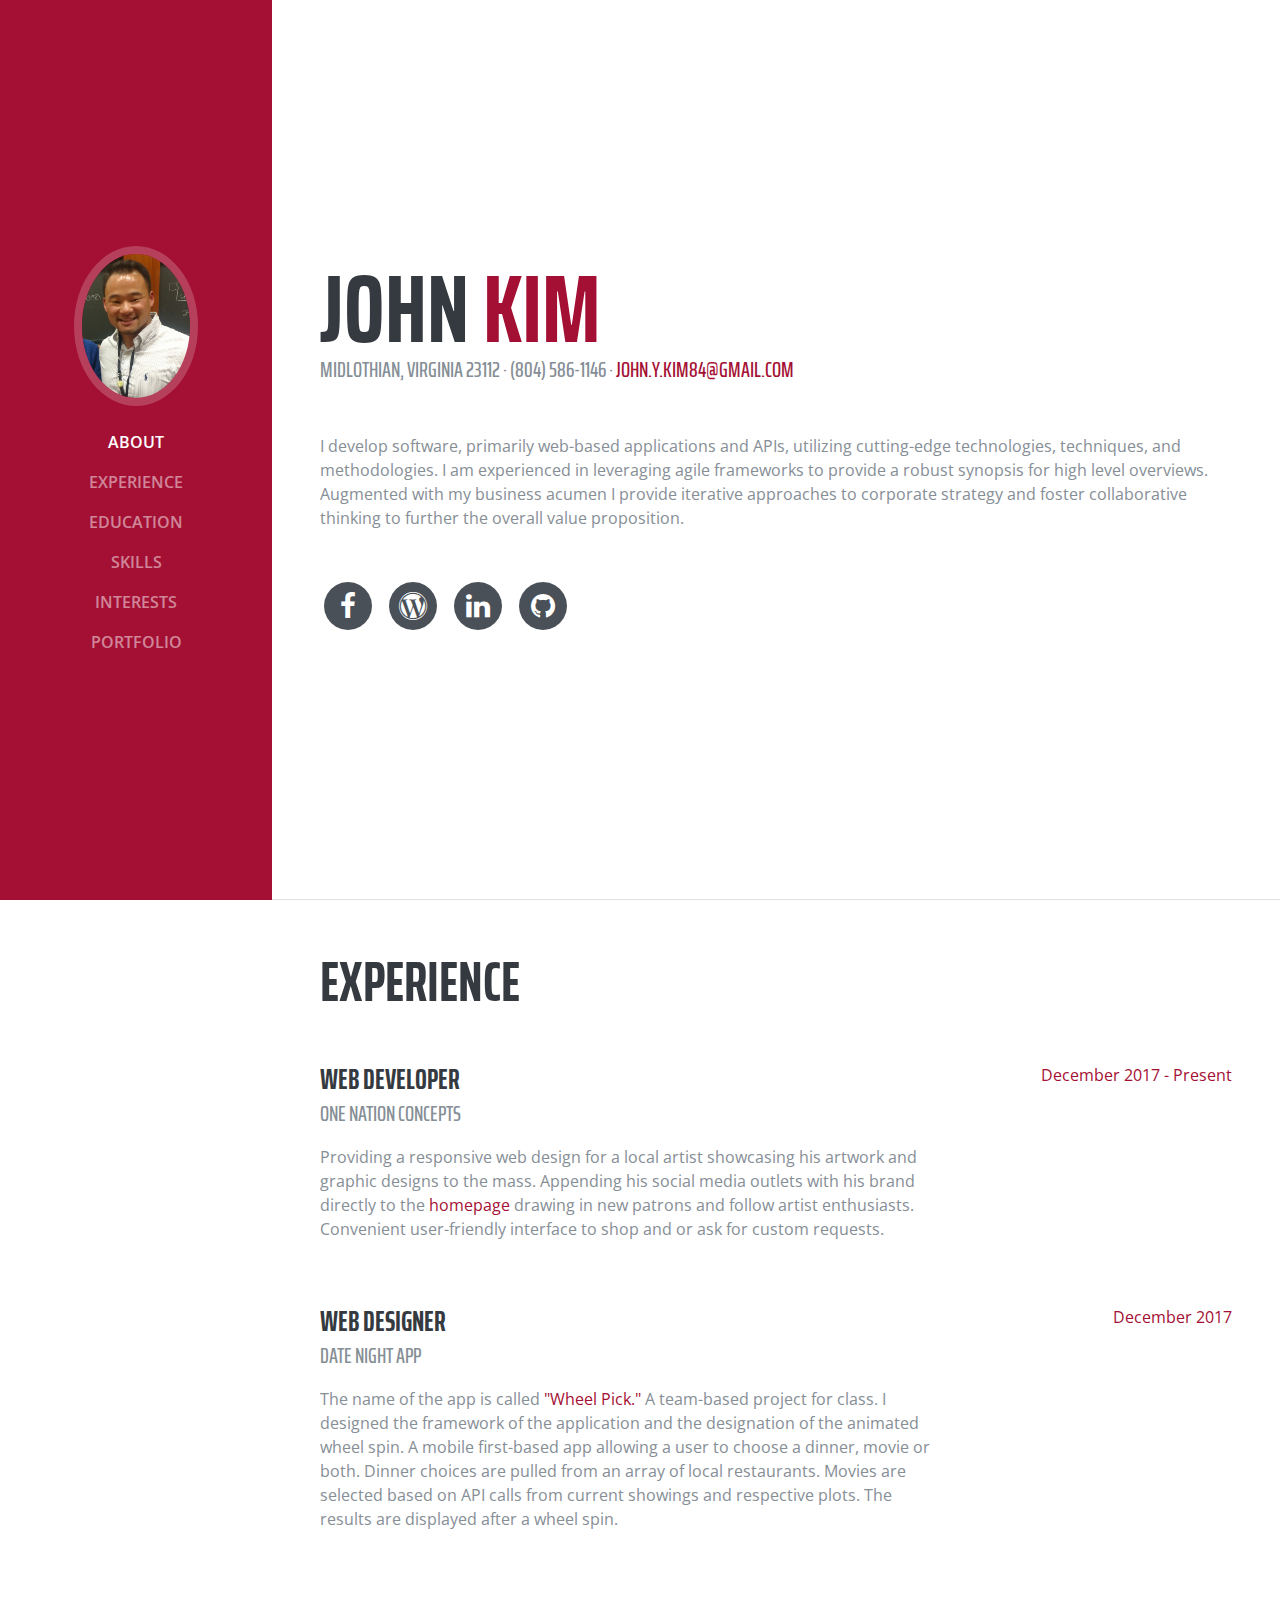
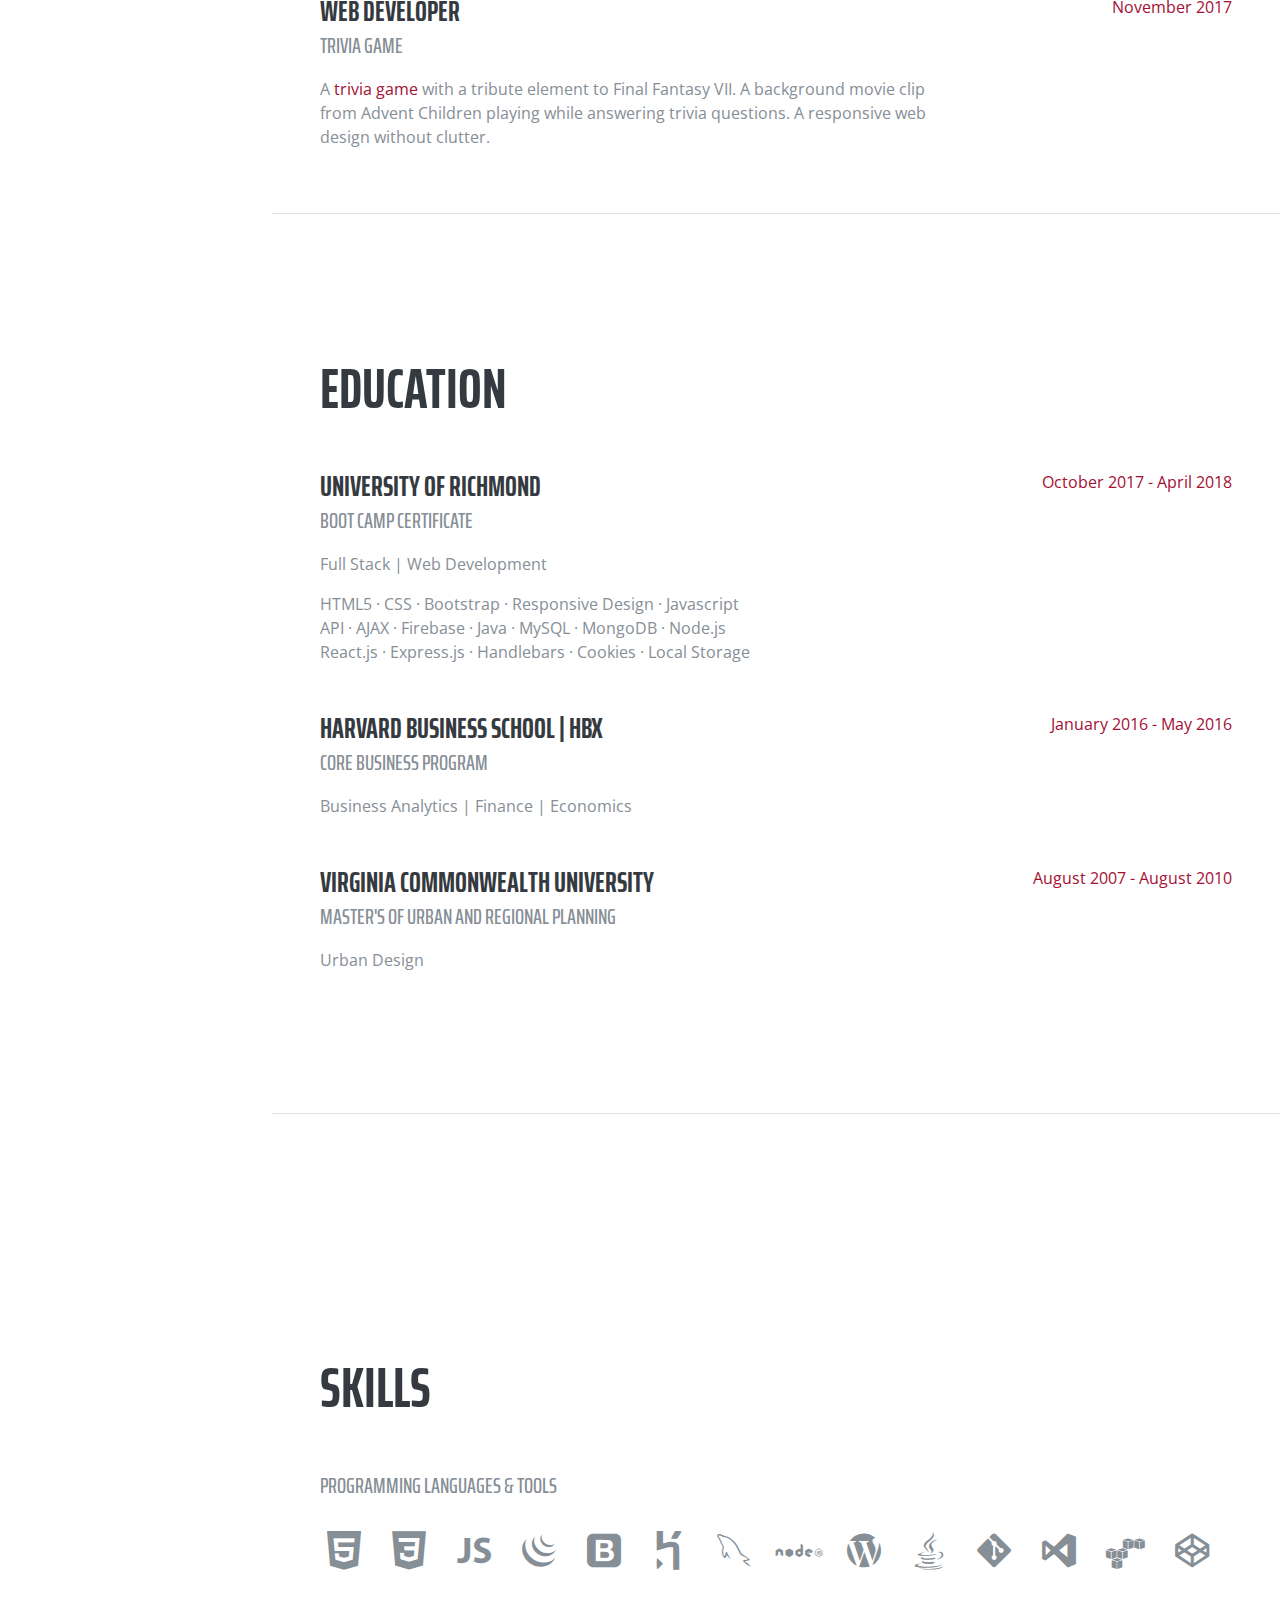
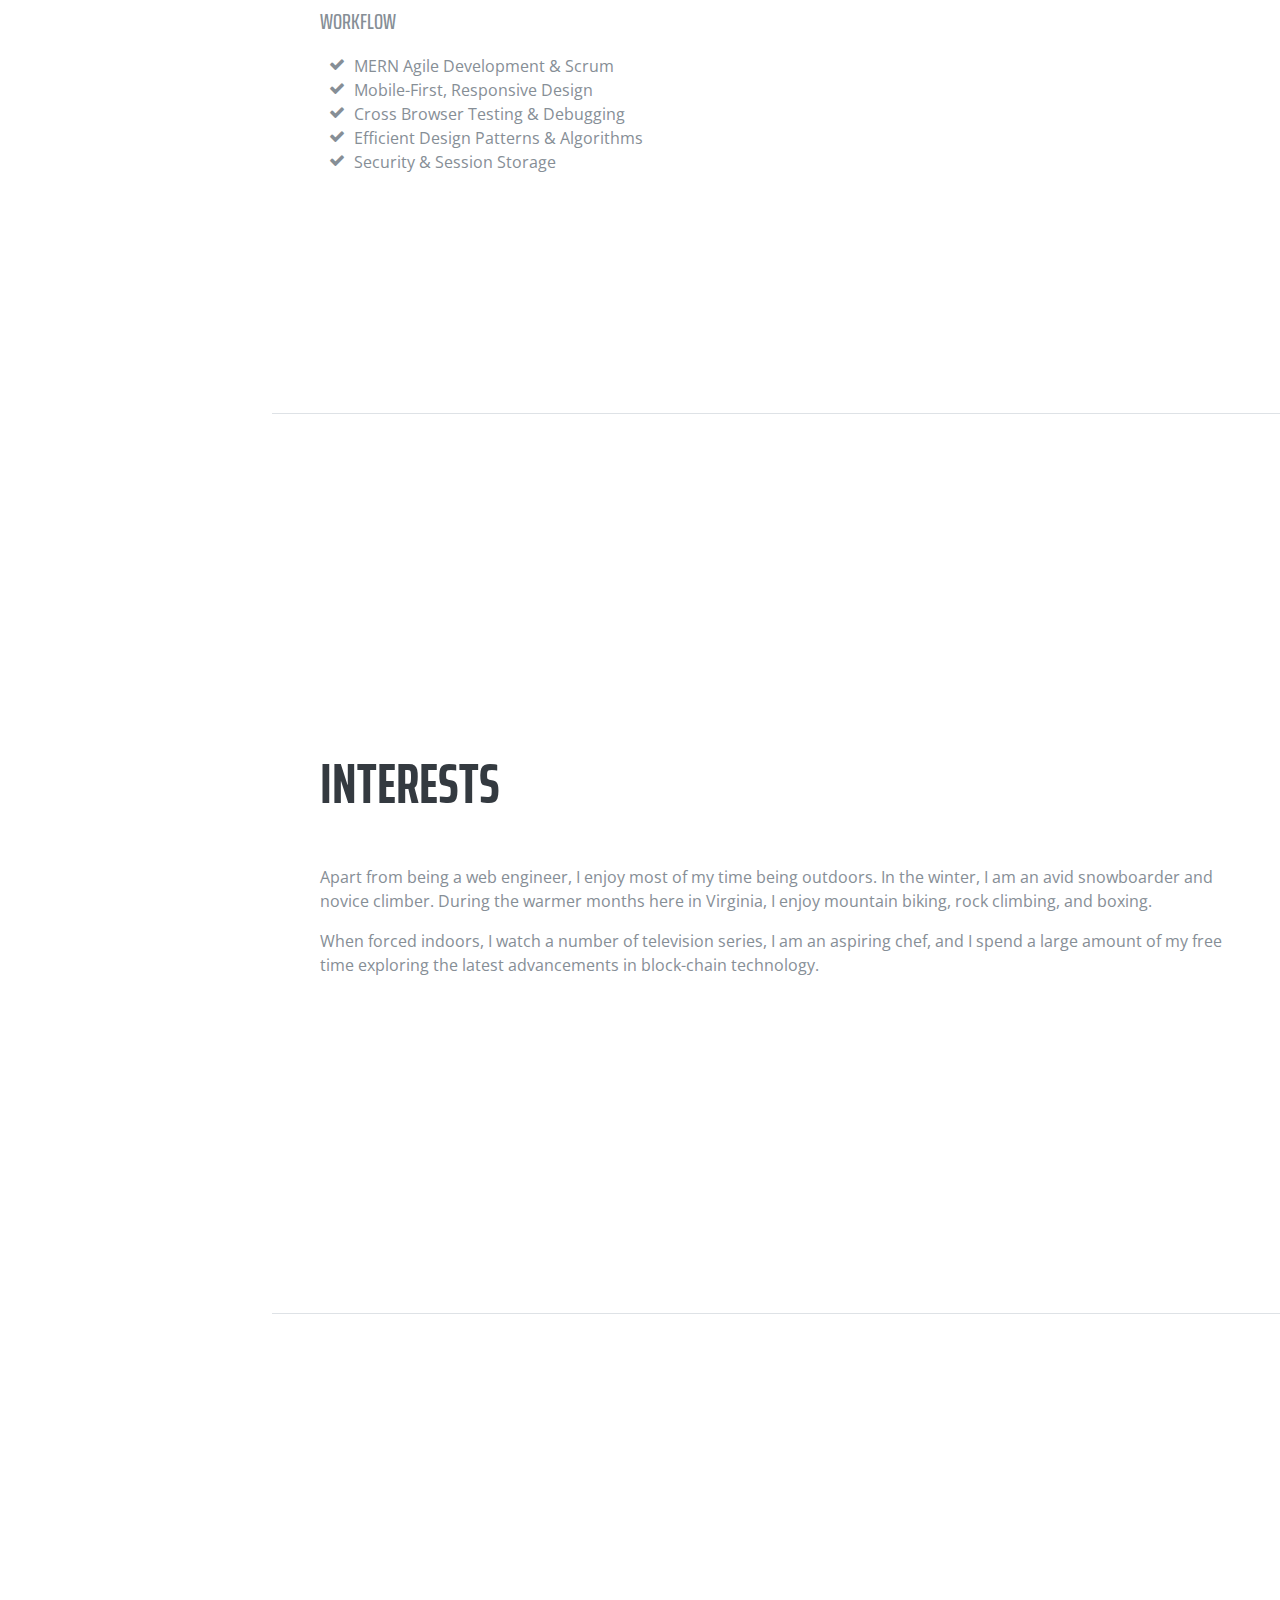
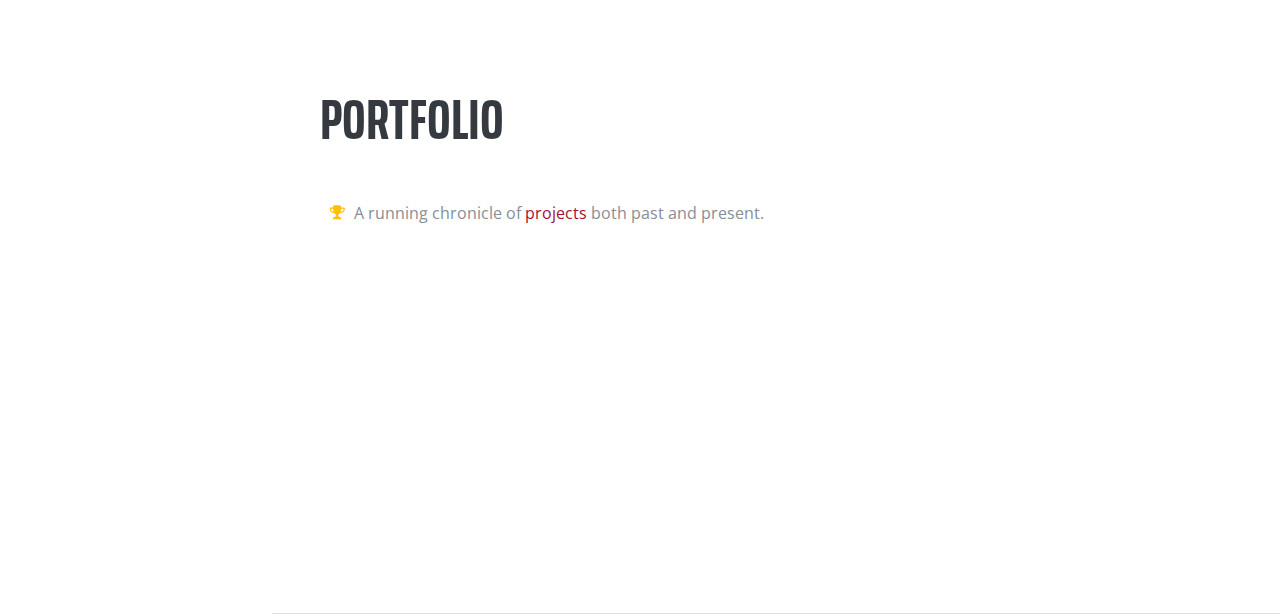
<file: index.html>
<!DOCTYPE html>
<html lang="en">

  <head>

    <meta charset="utf-8">
    <meta name="viewport" content="width=device-width, initial-scale=1, shrink-to-fit=no">
    <meta name="description" content="">
    <meta name="author" content="">

    <title>John Kim's BootStrap Resume</title>

    <!-- Bootstrap core CSS -->
    <link href="vendor/bootstrap/css/bootstrap.min.css" rel="stylesheet">

    <!-- Custom fonts for this template -->
    <link href="https://fonts.googleapis.com/css?family=Saira+Extra+Condensed:100,200,300,400,500,600,700,800,900" rel="stylesheet">
    <link href="https://fonts.googleapis.com/css?family=Open+Sans:300,300i,400,400i,600,600i,700,700i,800,800i" rel="stylesheet">
    <link href="vendor/font-awesome/css/font-awesome.min.css" rel="stylesheet">
    <link href="vendor/devicons/css/devicons.min.css" rel="stylesheet">
    <link href="vendor/simple-line-icons/css/simple-line-icons.css" rel="stylesheet">

    <!-- Custom styles for this template -->
    <link href="css/resume.min.css" rel="stylesheet">

  </head>

  <body id="page-top">

    <nav class="navbar navbar-expand-lg navbar-dark bg-primary fixed-top" id="sideNav">
      <a class="navbar-brand js-scroll-trigger" href="#page-top">
        <span class="d-block d-lg-none">Responsive Design</span>
        <span class="d-none d-lg-block">
          <img class="img-fluid img-profile rounded-circle mx-auto mb-2" src="img/profile.jpg" alt="">
        </span>
      </a>
      <button class="navbar-toggler" type="button" data-toggle="collapse" data-target="#navbarSupportedContent" aria-controls="navbarSupportedContent" aria-expanded="false" aria-label="Toggle navigation">
        <span class="navbar-toggler-icon"></span>
      </button>
      <div class="collapse navbar-collapse" id="navbarSupportedContent">
        <ul class="navbar-nav">
          <li class="nav-item">
            <a class="nav-link js-scroll-trigger" href="#about">About</a>
          </li>
          <li class="nav-item">
            <a class="nav-link js-scroll-trigger" href="#experience">Experience</a>
          </li>
          <li class="nav-item">
            <a class="nav-link js-scroll-trigger" href="#education">Education</a>
          </li>
          <li class="nav-item">
            <a class="nav-link js-scroll-trigger" href="#skills">Skills</a>
          </li>
          <li class="nav-item">
            <a class="nav-link js-scroll-trigger" href="#interests">Interests</a>
          </li>
          <li class="nav-item">
            <a class="nav-link js-scroll-trigger" href="#portfolio">Portfolio</a>
          </li>
        </ul>
      </div>
    </nav>

    <div class="container-fluid p-0">

      <section class="resume-section p-3 p-lg-5 d-flex d-column" id="about">
        <div class="my-auto">
          <h1 class="mb-0">John
            <span class="text-primary">Kim</span>
          </h1>
          <div class="subheading mb-5">Midlothian, Virginia 23112 · (804) 586-1146 ·
            <a href="mailto:John.y.kim84@gmail.com">John.y.kim84@gmail.com</a>
          </div>
          <p class="mb-5">I develop software, primarily web-based applications and APIs, utilizing cutting-edge technologies, techniques, and methodologies. I am experienced in leveraging agile frameworks to provide a robust synopsis for high level overviews. Augmented with my business acumen I provide iterative approaches to corporate strategy and foster collaborative thinking to further the overall value proposition.</p>
          <ul class="list-inline list-social-icons mb-0">
            <li class="list-inline-item">
              <a href="https://www.facebook.com/john.kim.351">
                <span class="fa-stack fa-lg">
                  <i class="fa fa-circle fa-stack-2x"></i>
                  <i class="fa fa-facebook fa-stack-1x fa-inverse"></i>
                </span>
              </a>
            </li>
            <li class="list-inline-item">
              <a href="https://rvacodersharedfolio.wordpress.com/portfolio/">
                <span class="fa-stack fa-lg">
                  <i class="fa fa-circle fa-stack-2x"></i>
                  <i class="fa fa-wordpress fa-stack-1x fa-inverse"></i>
                </span>
              </a>
            </li>
            <li class="list-inline-item">
              <a href="https://www.linkedin.com/in/john-kim405">
                <span class="fa-stack fa-lg">
                  <i class="fa fa-circle fa-stack-2x"></i>
                  <i class="fa fa-linkedin fa-stack-1x fa-inverse"></i>
                </span>
              </a>
            </li>
            <li class="list-inline-item">
              <a href="https://github.com/jok405">
                <span class="fa-stack fa-lg">
                  <i class="fa fa-circle fa-stack-2x"></i>
                  <i class="fa fa-github fa-stack-1x fa-inverse"></i>
                </span>
              </a>
            </li>
          </ul>
        </div>
      </section>

      <section class="resume-section p-3 p-lg-5 d-flex flex-column" id="experience">
        <div class="my-auto">
          <h2 class="mb-5">Experience</h2>

          <div class="resume-item d-flex flex-column flex-md-row mb-5">
            <div class="resume-content mr-auto">
              <h3 class="mb-0">Web Developer</h3>
              <div class="subheading mb-3">One Nation Concepts</div>
              <p>Providing a responsive web design for a local artist showcasing his artwork and graphic designs to the mass. Appending his social media outlets with his brand directly to the <a href="https://jok405.github.io/Business-project/"> homepage </a>drawing in new patrons and follow artist enthusiasts. Convenient user-friendly interface to shop and or ask for custom requests.</p>
            </div>
            <div class="resume-date text-md-right">
              <span class="text-primary">December 2017 - Present</span>
            </div>
          </div>

          <div class="resume-item d-flex flex-column flex-md-row mb-5">
            <div class="resume-content mr-auto">
              <h3 class="mb-0">Web Designer</h3>
              <div class="subheading mb-3">Date Night App</div>
              <p>The name of the app is called <a href="https://jok405.github.io/Project-1/">"Wheel Pick." </a> A team-based project for class. I designed the framework of the application and the designation of the animated wheel spin. A mobile first-based app allowing a user to choose a dinner, movie or both. Dinner choices are pulled from an array of local restaurants. Movies are selected based on API calls from current showings and respective plots. The results are displayed after a wheel spin.</p>
            </div>
            <div class="resume-date text-md-right">
              <span class="text-primary">December 2017</span>
            </div>
          </div>

          <div class="resume-item d-flex flex-column flex-md-row">
            <div class="resume-content mr-auto">
              <h3 class="mb-0">Web developer</h3>
              <div class="subheading mb-3" >Trivia Game</div>
              <p>A <a href="https://jok405.github.io/TriviaGame/">trivia game</a> with a tribute element to Final Fantasy VII. A background movie clip from Advent Children playing while answering trivia questions. A responsive web design without clutter.</p>
            </div>
            <div class="resume-date text-md-right">
              <span class="text-primary">November 2017</span>
            </div>
          </div>

        </div>

      </section>

      <section class="resume-section p-3 p-lg-5 d-flex flex-column" id="education">
        <div class="my-auto">
          <h2 class="mb-5">Education</h2>

          <div class="resume-item d-flex flex-column flex-md-row mb-5">
            <div class="resume-content mr-auto">
              <h3 class="mb-0">University of Richmond</h3>
              <div class="subheading mb-3">Boot Camp Certificate</div>
              <div class="resume-item flex-md-row mb-3">Full Stack | Web Development</div>
              <div>HTML5 · CSS · Bootstrap · Responsive Design · Javascript</div>
              <div>API · AJAX · Firebase · Java · MySQL · MongoDB · Node.js</div>
              <div>React.js · Express.js · Handlebars · Cookies · Local Storage</div>
            </div>
            <div class="resume-date text-md-right">
              <span class="text-primary">October 2017 - April 2018</span>
            </div>
          </div>

          <div class="resume-item d-flex flex-column flex-md-row mb-5">
            <div class="resume-content mr-auto">
              <h3 class="mb-0">Harvard Business School | HBX</h3>
              <div class="subheading mb-3">Core Business Program</div>
              <div>Business Analytics | Finance | Economics</div>
            </div>
            <div class="resume-date text-md-right">
              <span class="text-primary">January 2016 - May 2016</span>
            </div>
          </div>

          <div class="resume-item d-flex flex-column flex-md-row">
            <div class="resume-content mr-auto">
              <h3 class="mb-0">Virginia Commonwealth University</h3>
              <div class="subheading mb-3">Master's of Urban and Regional Planning</div>
              <div>Urban Design</div>
            </div>
            <div class="resume-date text-md-right">
              <span class="text-primary">August 2007 - August 2010</span>
            </div>
          </div>

        </div>
      </section>

      <section class="resume-section p-3 p-lg-5 d-flex flex-column" id="skills">
        <div class="my-auto">
          <h2 class="mb-5">Skills</h2>

          <div class="subheading mb-3">Programming Languages &amp; Tools</div>
          <ul class="list-inline list-icons">
            <li class="list-inline-item">
              <i class="devicons devicons-html5"></i>
            </li>
            <li class="list-inline-item">
              <i class="devicons devicons-css3"></i>
            </li>
            <li class="list-inline-item">
              <i class="devicons devicons-javascript"></i>
            </li>
            <li class="list-inline-item">
              <i class="devicons devicons-jquery"></i>
            </li>
            <li class="list-inline-item">
              <i class="devicons devicons-bootstrap"></i>
            </li>
            <li class="list-inline-item">
              <i class="devicons devicons-heroku"></i>
            </li>
            <li class="list-inline-item">
              <i class="devicons devicons-mysql"></i>
            </li>
            <li class="list-inline-item">
              <i class="devicons devicons-nodejs"></i>
            </li>
            <li class="list-inline-item">
              <i class="devicons devicons-wordpress"></i>
            </li>
            <li class="list-inline-item">
              <i class="devicons devicons-java"></i>
            </li>
            <li class="list-inline-item">
              <i class="devicons devicons-git"></i>
            </li>
            <li class="list-inline-item">
              <i class="devicons devicons-visualstudio"></i>
            </li>
            <li class="list-inline-item">
              <i class="devicons devicons-aws"></i>
            </li>
            <li class="list-inline-item">
              <i class="devicons devicons-codepen"></i>
            </li>
          </ul>

          <div class="subheading mb-3">Workflow</div>
          <ul class="fa-ul mb-0">
            <li>
              <i class="fa-li fa fa-check"></i>
              MERN Agile Development &amp; Scrum</li>
            <li>
            <li>
              <i class="fa-li fa fa-check"></i>
              Mobile-First, Responsive Design</li>
            <li>
              <i class="fa-li fa fa-check"></i>
              Cross Browser Testing &amp; Debugging</li>
            <li>
              <i class="fa-li fa fa-check"></i>
              Efficient Design Patterns &amp; Algorithms</li>
            <li>
              <i class="fa-li fa fa-check"></i>
              Security &amp; Session Storage</li>
          </ul>
        </div>
      </section>

      <section class="resume-section p-3 p-lg-5 d-flex flex-column" id="interests">
        <div class="my-auto">
          <h2 class="mb-5">Interests</h2>
          <p>Apart from being a web engineer, I enjoy most of my time being outdoors. In the winter, I am an avid snowboarder and novice climber. During the warmer months here in Virginia, I enjoy mountain biking, rock climbing, and boxing.</p>
          <p class="mb-0">When forced indoors, I watch a number of television series, I am an aspiring chef, and I spend a large amount of my free time exploring the latest advancements in block-chain technology.</p>
        </div>
      </section>

      <section class="resume-section p-3 p-lg-5 d-flex flex-column" id="portfolio">
        <div class="my-auto">
          <h2 class="mb-5">Portfolio</h2>
          <ul class="fa-ul mb-0">
            <li>
              <i class="fa-li fa fa-trophy text-warning"></i>
              <p>A running chronicle of <a href="https://jok405.github.io/Bootstrap-Portfolio/"> projects </a>both past and present.</p></li>
            <!--li>
              <i class="fa-li fa fa-trophy text-warning"></i>
              Mobile Web Specialist - Google Certification</li>
            <li>
              <i class="fa-li fa fa-trophy text-warning"></i>
              1<sup>st</sup>
              Place - University of Colorado Boulder - Emerging Tech Competition 2009</li>
            <li>
              <i class="fa-li fa fa-trophy text-warning"></i>
              1<sup>st</sup>
              Place - University of Colorado Boulder - Adobe Creative Jam 2008 (UI Design Category)</li>
            <li>
              <i class="fa-li fa fa-trophy text-warning"></i>
              2<sup>nd</sup>
              Place - University of Colorado Boulder - Emerging Tech Competition 2008</li>
            <li>
            <li>
              <i class="fa-li fa fa-trophy text-warning"></i>
              1<sup>st</sup>
              Place - James Buchanan High School - Hackathon 2006</li>
            <li>
              <i class="fa-li fa fa-trophy text-warning"></i>
              3<sup>rd</sup>
              Place - James Buchanan High School - Hackathon 2005</li-->
          </ul>
        </div>
      </section>

    </div>

    <!-- Bootstrap core JavaScript -->
    <script src="vendor/jquery/jquery.min.js"></script>
    <script src="vendor/bootstrap/js/bootstrap.bundle.min.js"></script>

    <!-- Plugin JavaScript -->
    <script src="vendor/jquery-easing/jquery.easing.min.js"></script>

    <!-- Custom scripts for this template -->
    <script src="js/resume.min.js"></script>

  </body>

</html>
</file>
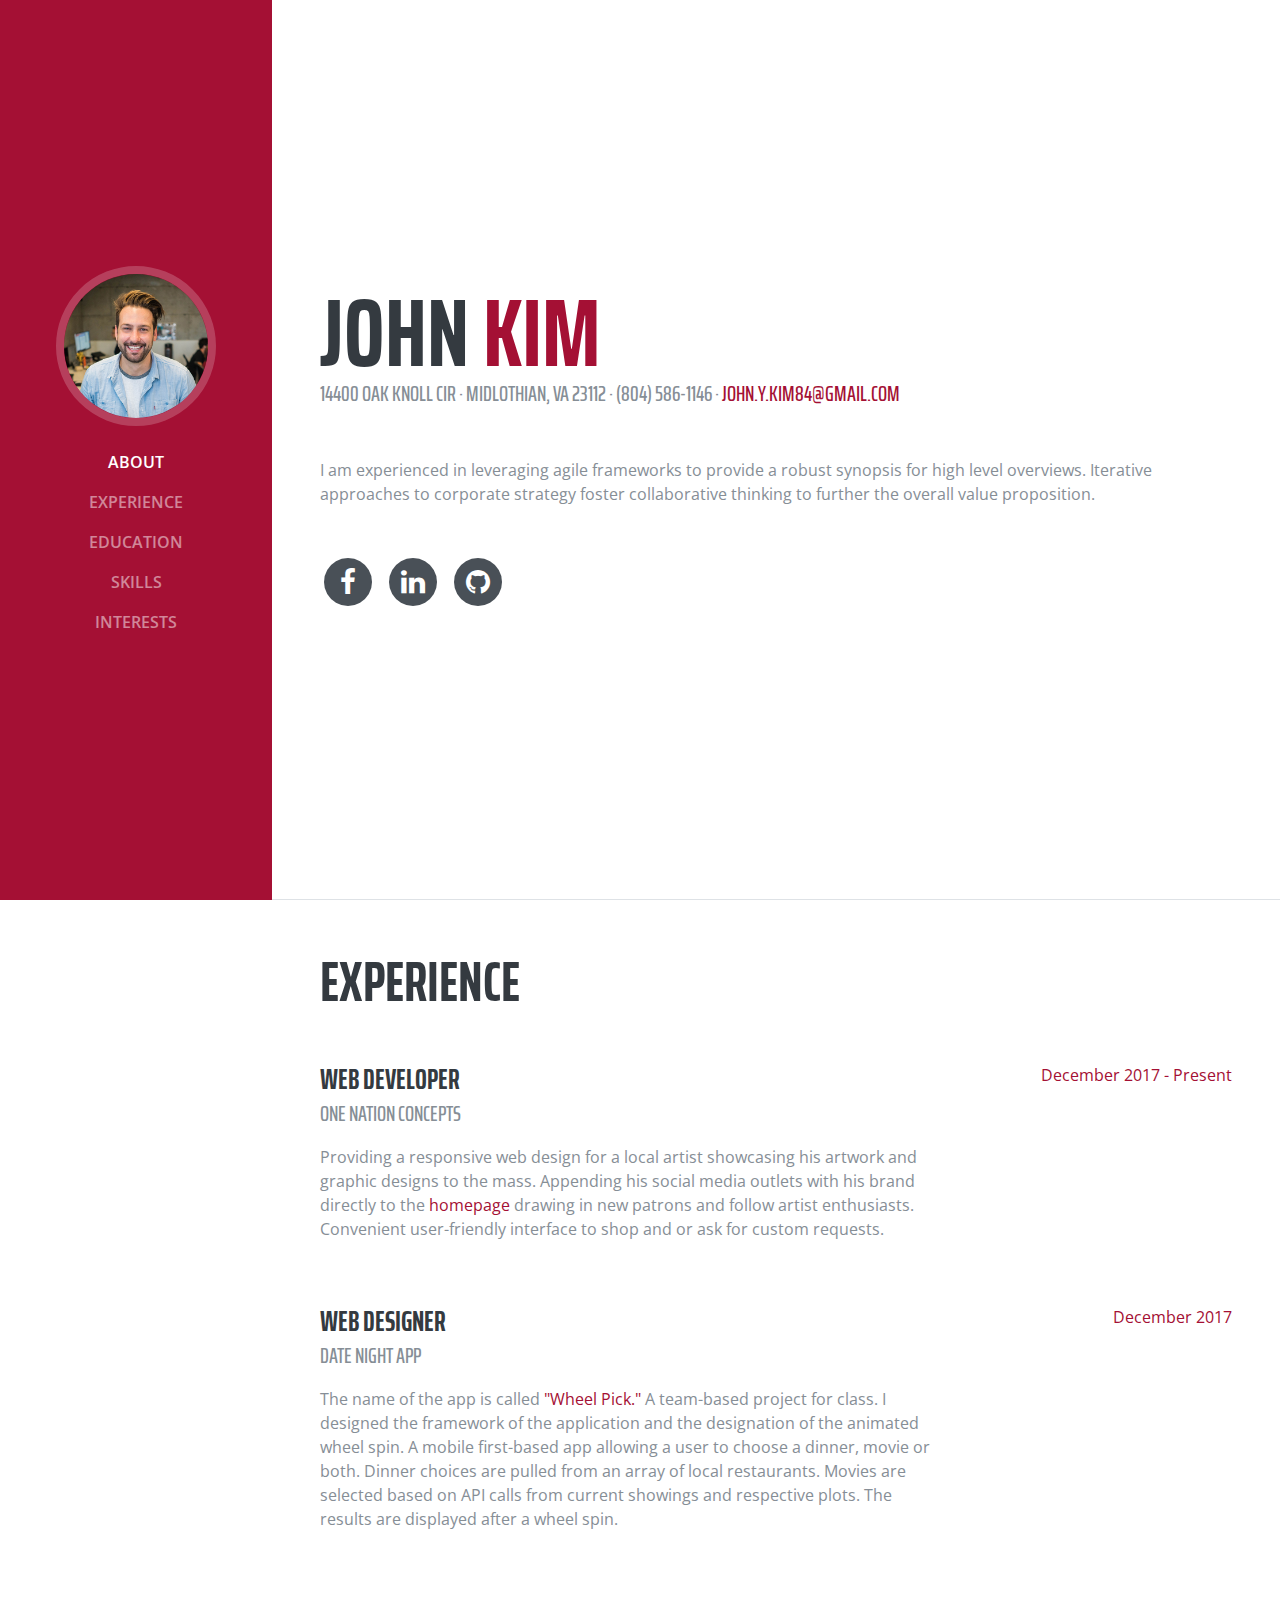
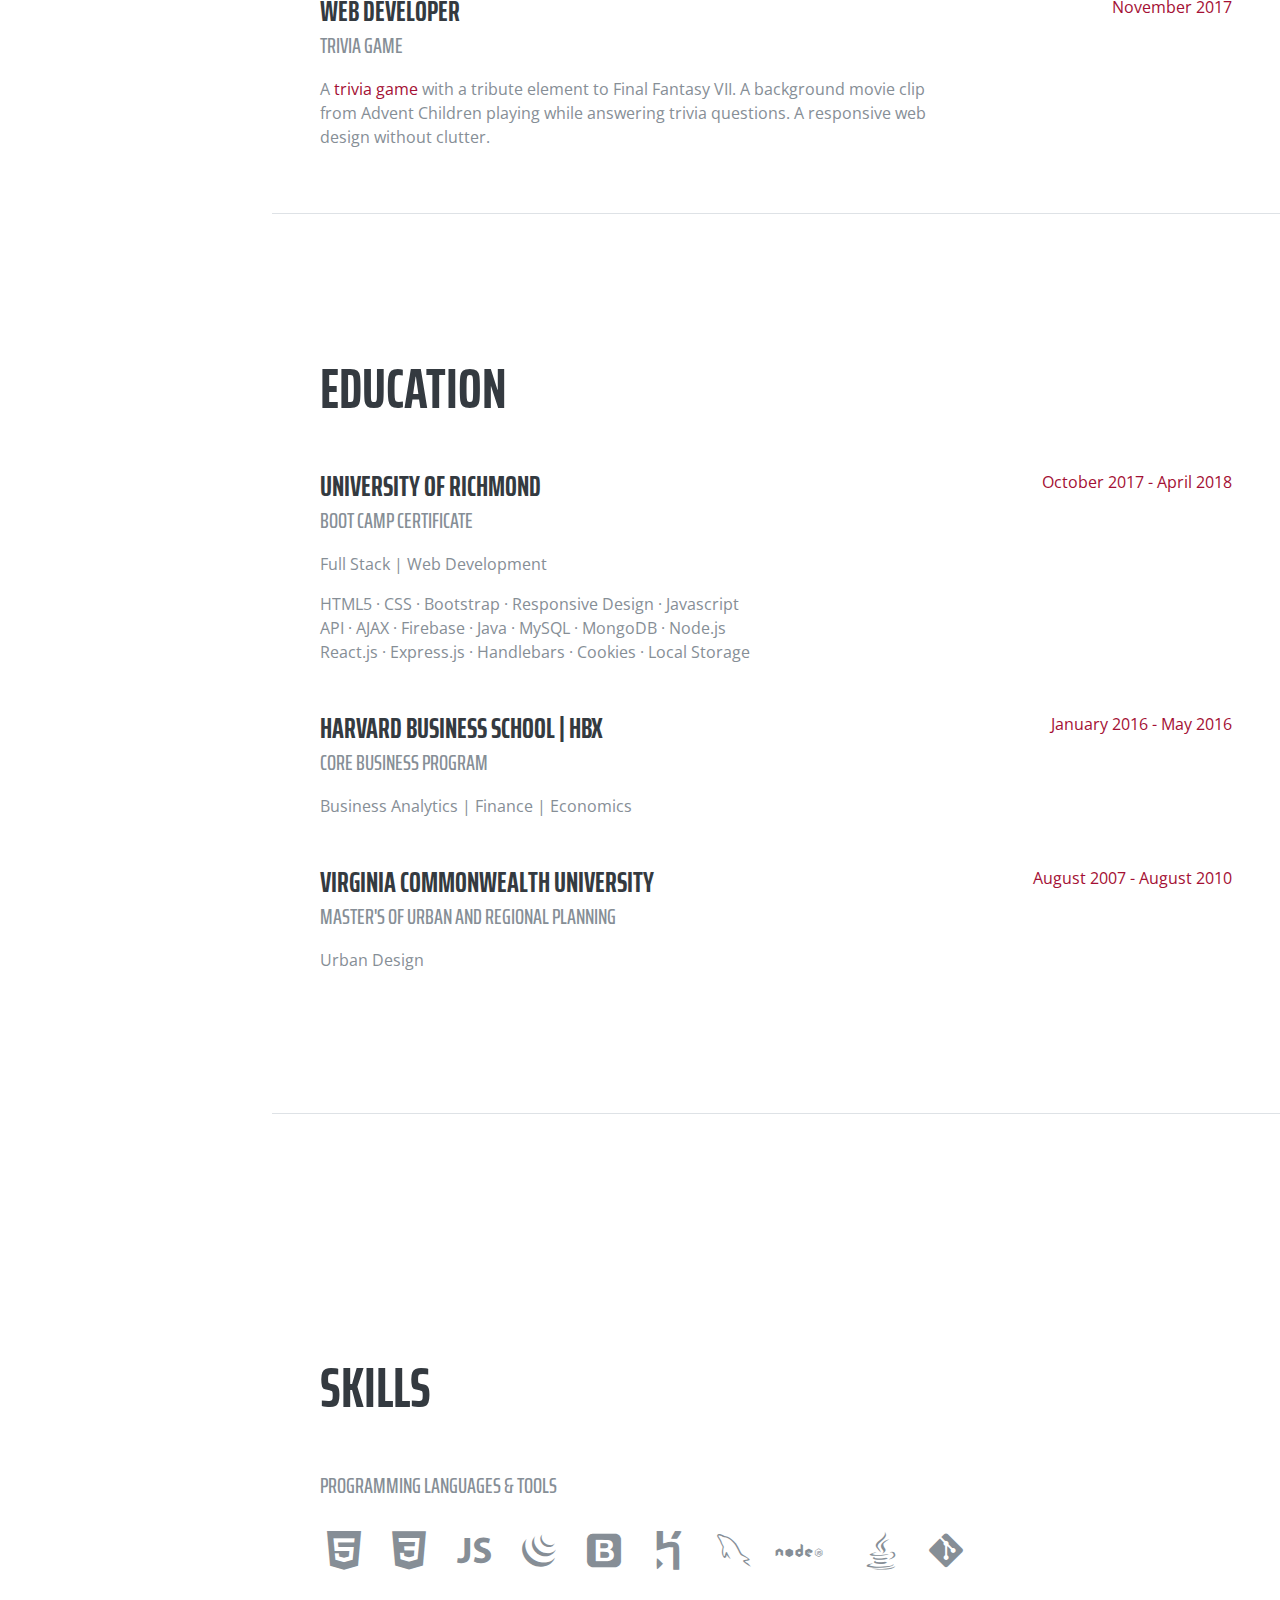
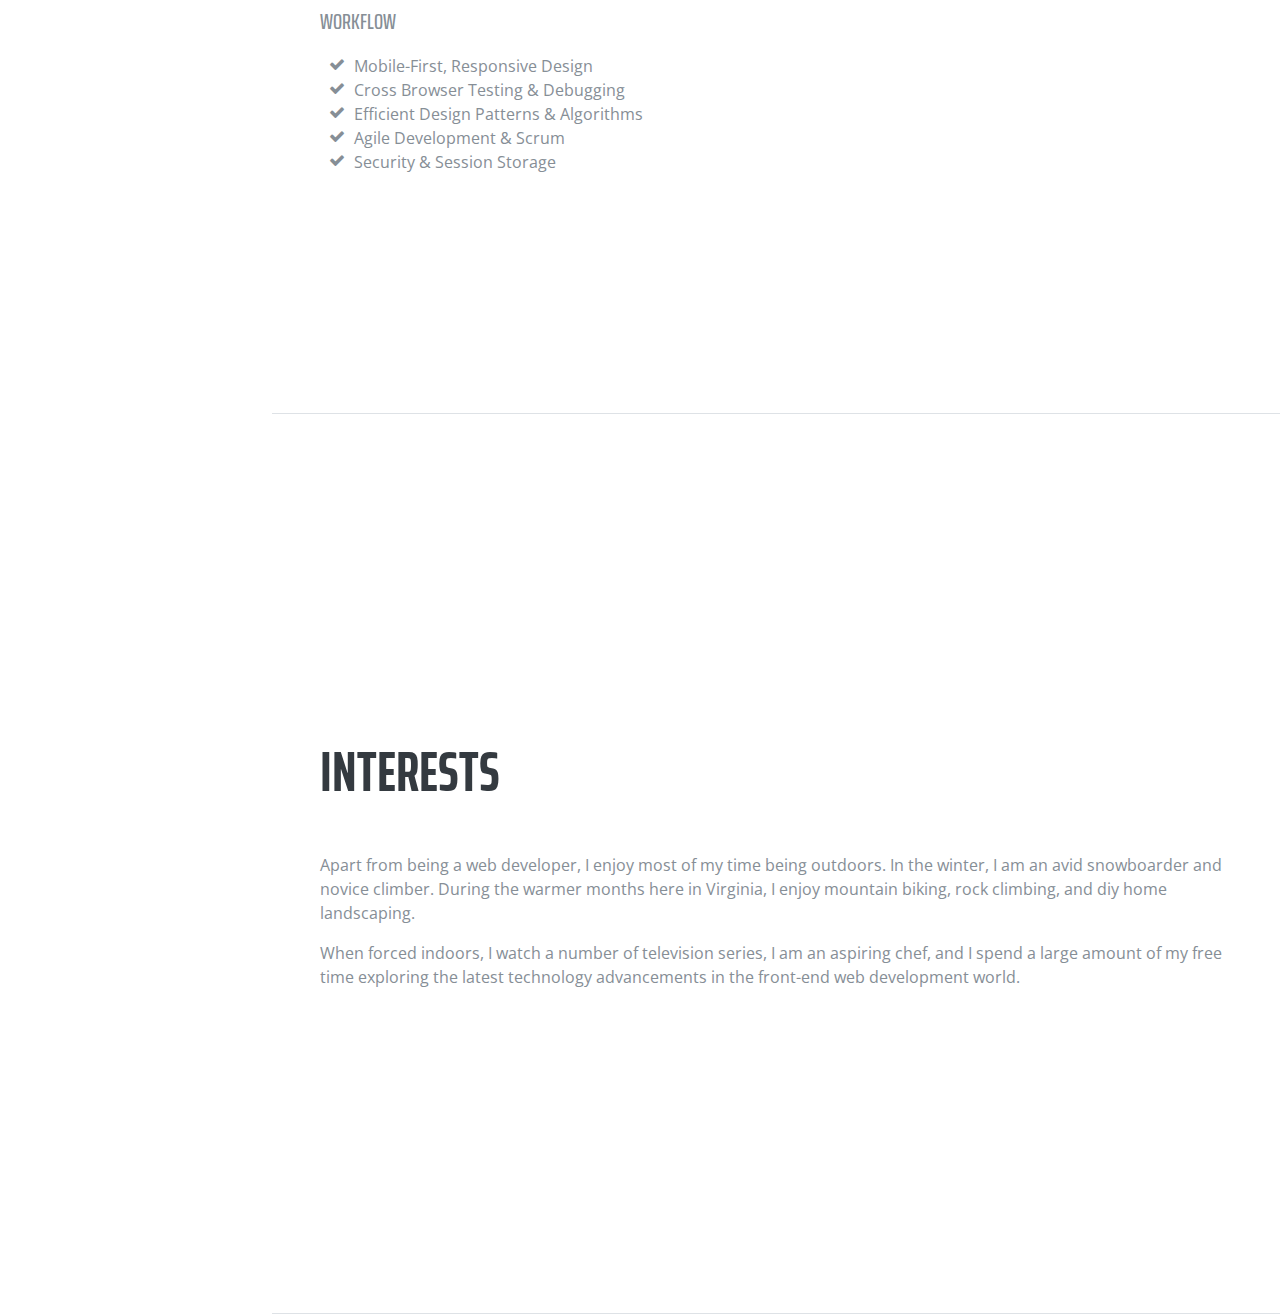
<file: resume_bootstrap/index.html>
<!DOCTYPE html>
<html lang="en">

  <head>

    <meta charset="utf-8">
    <meta name="viewport" content="width=device-width, initial-scale=1, shrink-to-fit=no">
    <meta name="description" content="">
    <meta name="author" content="">

    <title>John Kim's BootStrap Resume</title>

    <!-- Bootstrap core CSS -->
    <link href="vendor/bootstrap/css/bootstrap.min.css" rel="stylesheet">

    <!-- Custom fonts for this template -->
    <link href="https://fonts.googleapis.com/css?family=Saira+Extra+Condensed:100,200,300,400,500,600,700,800,900" rel="stylesheet">
    <link href="https://fonts.googleapis.com/css?family=Open+Sans:300,300i,400,400i,600,600i,700,700i,800,800i" rel="stylesheet">
    <link href="vendor/font-awesome/css/font-awesome.min.css" rel="stylesheet">
    <link href="vendor/devicons/css/devicons.min.css" rel="stylesheet">
    <link href="vendor/simple-line-icons/css/simple-line-icons.css" rel="stylesheet">

    <!-- Custom styles for this template -->
    <link href="css/resume.min.css" rel="stylesheet">

  </head>

  <body id="page-top">

    <nav class="navbar navbar-expand-lg navbar-dark bg-primary fixed-top" id="sideNav">
      <a class="navbar-brand js-scroll-trigger" href="#page-top">
        <span class="d-block d-lg-none">Start Bootstrap</span>
        <span class="d-none d-lg-block">
          <img class="img-fluid img-profile rounded-circle mx-auto mb-2" src="img/profile.jpg" alt="">
        </span>
      </a>
      <button class="navbar-toggler" type="button" data-toggle="collapse" data-target="#navbarSupportedContent" aria-controls="navbarSupportedContent" aria-expanded="false" aria-label="Toggle navigation">
        <span class="navbar-toggler-icon"></span>
      </button>
      <div class="collapse navbar-collapse" id="navbarSupportedContent">
        <ul class="navbar-nav">
          <li class="nav-item">
            <a class="nav-link js-scroll-trigger" href="#about">About</a>
          </li>
          <li class="nav-item">
            <a class="nav-link js-scroll-trigger" href="#experience">Experience</a>
          </li>
          <li class="nav-item">
            <a class="nav-link js-scroll-trigger" href="#education">Education</a>
          </li>
          <li class="nav-item">
            <a class="nav-link js-scroll-trigger" href="#skills">Skills</a>
          </li>
          <li class="nav-item">
            <a class="nav-link js-scroll-trigger" href="#interests">Interests</a>
          </li>
          <!--<li class="nav-item">
            <a class="nav-link js-scroll-trigger" href="#awards">Awards</a>
          </li>-->
        </ul>
      </div>
    </nav>

    <div class="container-fluid p-0">

      <section class="resume-section p-3 p-lg-5 d-flex d-column" id="about">
        <div class="my-auto">
          <h1 class="mb-0">John
            <span class="text-primary">Kim</span>
          </h1>
          <div class="subheading mb-5">14400 Oak Knoll Cir · Midlothian, VA 23112 · (804) 586-1146 ·
            <a href="mailto:John.y.kim84@gmail.com">John.y.kim84@gmail.com</a>
          </div>
          <p class="mb-5">I am experienced in leveraging agile frameworks to provide a robust synopsis for high level overviews. Iterative approaches to corporate strategy foster collaborative thinking to further the overall value proposition.</p>
          <ul class="list-inline list-social-icons mb-0">
            <li class="list-inline-item">
              <a href="https://www.facebook.com/john.kim.351">
                <span class="fa-stack fa-lg">
                  <i class="fa fa-circle fa-stack-2x"></i>
                  <i class="fa fa-facebook fa-stack-1x fa-inverse"></i>
                </span>
              </a>
            </li>
            <!--li class="list-inline-item">
              <a href="https://stackoverflow.com/users/8553544/j-y-kim">
                <span class="fa-stack fa-lg">
                  <i class="fa fa-circle fa-stack-2x"></i>
                  <i class="fa fa-twitter fa-stack-1x fa-inverse"></i>
                </span>
              </a>
            </li-->
            <li class="list-inline-item">
              <a href="https://www.linkedin.com/in/john-kim405">
                <span class="fa-stack fa-lg">
                  <i class="fa fa-circle fa-stack-2x"></i>
                  <i class="fa fa-linkedin fa-stack-1x fa-inverse"></i>
                </span>
              </a>
            </li>
            <li class="list-inline-item">
              <a href="https://github.com/jok405">
                <span class="fa-stack fa-lg">
                  <i class="fa fa-circle fa-stack-2x"></i>
                  <i class="fa fa-github fa-stack-1x fa-inverse"></i>
                </span>
              </a>
            </li>
          </ul>
        </div>
      </section>

      <section class="resume-section p-3 p-lg-5 d-flex flex-column" id="experience">
        <div class="my-auto">
          <h2 class="mb-5">Experience</h2>

          <div class="resume-item d-flex flex-column flex-md-row mb-5">
            <div class="resume-content mr-auto">
              <h3 class="mb-0">Web Developer</h3>
              <div class="subheading mb-3">One Nation Concepts</div>
              <p>Providing a responsive web design for a local artist showcasing his artwork and graphic designs to the mass. Appending his social media outlets with his brand directly to the <a href="https://jok405.github.io/business_project/"> homepage </a>drawing in new patrons and follow artist enthusiasts. Convenient user-friendly interface to shop and or ask for custom requests.</p>
            </div>
            <div class="resume-date text-md-right">
              <span class="text-primary">December 2017 - Present</span>
            </div>
          </div>

          <div class="resume-item d-flex flex-column flex-md-row mb-5">
            <div class="resume-content mr-auto">
              <h3 class="mb-0">Web Designer</h3>
              <div class="subheading mb-3">Date Night App</div>
              <p>The name of the app is called <a href="https://jok405.github.io/Project-1/">"Wheel Pick." </a> A team-based project for class. I designed the framework of the application and the designation of the animated wheel spin. A mobile first-based app allowing a user to choose a dinner, movie or both. Dinner choices are pulled from an array of local restaurants. Movies are selected based on API calls from current showings and respective plots. The results are displayed after a wheel spin.</p>
            </div>
            <div class="resume-date text-md-right">
              <span class="text-primary">December 2017</span>
            </div>
          </div>

          <div class="resume-item d-flex flex-column flex-md-row">
            <div class="resume-content mr-auto">
              <h3 class="mb-0">Web developer</h3>
              <div class="subheading mb-3" >Trivia Game</div>
              <p>A <a href="https://jok405.github.io/TriviaGame/">trivia game</a> with a tribute element to Final Fantasy VII. A background movie clip from Advent Children playing while answering trivia questions. A responsive web design without clutter.</p>
            </div>
            <div class="resume-date text-md-right">
              <span class="text-primary">November 2017</span>
            </div>
          </div>

        </div>

      </section>

      <section class="resume-section p-3 p-lg-5 d-flex flex-column" id="education">
        <div class="my-auto">
          <h2 class="mb-5">Education</h2>

          <div class="resume-item d-flex flex-column flex-md-row mb-5">
            <div class="resume-content mr-auto">
              <h3 class="mb-0">University of Richmond</h3>
              <div class="subheading mb-3">Boot Camp Certificate</div>
              <div class="resume-item flex-md-row mb-3">Full Stack | Web Development</div>
              <div>HTML5 · CSS · Bootstrap · Responsive Design · Javascript</div>
              <div>API · AJAX · Firebase · Java · MySQL · MongoDB · Node.js</div>
              <div>React.js · Express.js · Handlebars · Cookies · Local Storage</div>
            </div>
            <div class="resume-date text-md-right">
              <span class="text-primary">October 2017 - April 2018</span>
            </div>
          </div>

          <div class="resume-item d-flex flex-column flex-md-row mb-5">
            <div class="resume-content mr-auto">
              <h3 class="mb-0">Harvard Business School | HBX</h3>
              <div class="subheading mb-3">Core Business Program</div>
              <div>Business Analytics | Finance | Economics</div>
            </div>
            <div class="resume-date text-md-right">
              <span class="text-primary">January 2016 - May 2016</span>
            </div>
          </div>

          <div class="resume-item d-flex flex-column flex-md-row">
            <div class="resume-content mr-auto">
              <h3 class="mb-0">Virginia Commonwealth University</h3>
              <div class="subheading mb-3">Master's of Urban and Regional Planning</div>
              <div>Urban Design</div>
            </div>
            <div class="resume-date text-md-right">
              <span class="text-primary">August 2007 - August 2010</span>
            </div>
          </div>

        </div>
      </section>

      <section class="resume-section p-3 p-lg-5 d-flex flex-column" id="skills">
        <div class="my-auto">
          <h2 class="mb-5">Skills</h2>

          <div class="subheading mb-3">Programming Languages &amp; Tools</div>
          <ul class="list-inline list-icons">
            <li class="list-inline-item">
              <i class="devicons devicons-html5"></i>
            </li>
            <li class="list-inline-item">
              <i class="devicons devicons-css3"></i>
            </li>
            <li class="list-inline-item">
              <i class="devicons devicons-javascript"></i>
            </li>
            <li class="list-inline-item">
              <i class="devicons devicons-jquery"></i>
            </li>
            <li class="list-inline-item">
              <i class="devicons devicons-bootstrap"></i>
            </li>
            <li class="list-inline-item">
              <i class="devicons devicons-heroku"></i>
            </li>
            <li class="list-inline-item">
              <i class="devicons devicons-mysql"></i>
            </li>
            <li class="list-inline-item">
              <i class="devicons devicons-nodejs"></i>
            </li>
            <li class="list-inline-item">
              <i class="devicons devicons-mocha"></i>
            </li>
            <li class="list-inline-item">
              <i class="devicons devicons-java"></i>
            </li>
            <li class="list-inline-item">
              <i class="devicons devicons-git"></i>
            </li>
          </ul>

          <div class="subheading mb-3">Workflow</div>
          <ul class="fa-ul mb-0">
            <li>
              <i class="fa-li fa fa-check"></i>
              Mobile-First, Responsive Design</li>
            <li>
              <i class="fa-li fa fa-check"></i>
              Cross Browser Testing &amp; Debugging</li>
            <li>
              <i class="fa-li fa fa-check"></i>
              Efficient Design Patterns &amp; Algorithms</li>
            <li>
              <i class="fa-li fa fa-check"></i>
              Agile Development &amp; Scrum</li>
            <li>
              <i class="fa-li fa fa-check"></i>
              Security &amp; Session Storage</li>
          </ul>
        </div>
      </section>

      <section class="resume-section p-3 p-lg-5 d-flex flex-column" id="interests">
        <div class="my-auto">
          <h2 class="mb-5">Interests</h2>
          <p>Apart from being a web developer, I enjoy most of my time being outdoors. In the winter, I am an avid snowboarder and novice climber. During the warmer months here in Virginia, I enjoy mountain biking, rock climbing, and diy home landscaping.</p>
          <p class="mb-0">When forced indoors, I watch a number of television series, I am an aspiring chef, and I spend a large amount of my free time exploring the latest technology advancements in the front-end web development world.</p>
        </div>
      </section>

      <!--section class="resume-section p-3 p-lg-5 d-flex flex-column" id="awards">
        <div class="my-auto">
          <h2 class="mb-5">Awards &amp; Certifications</h2>
          <ul class="fa-ul mb-0">
            <li>
              <i class="fa-li fa fa-trophy text-warning"></i>
              Google Analytics Certified Developer</li>
            <li>
              <i class="fa-li fa fa-trophy text-warning"></i>
              Mobile Web Specialist - Google Certification</li>
            <li>
              <i class="fa-li fa fa-trophy text-warning"></i>
              1<sup>st</sup>
              Place - University of Colorado Boulder - Emerging Tech Competition 2009</li>
            <li>
              <i class="fa-li fa fa-trophy text-warning"></i>
              1<sup>st</sup>
              Place - University of Colorado Boulder - Adobe Creative Jam 2008 (UI Design Category)</li>
            <li>
              <i class="fa-li fa fa-trophy text-warning"></i>
              2<sup>nd</sup>
              Place - University of Colorado Boulder - Emerging Tech Competition 2008</li>
            <li>
            <li>
              <i class="fa-li fa fa-trophy text-warning"></i>
              1<sup>st</sup>
              Place - James Buchanan High School - Hackathon 2006</li>
            <li>
              <i class="fa-li fa fa-trophy text-warning"></i>
              3<sup>rd</sup>
              Place - James Buchanan High School - Hackathon 2005</li>
          </ul>
        </div>
      </section-->

    </div>

    <!-- Bootstrap core JavaScript -->
    <script src="vendor/jquery/jquery.min.js"></script>
    <script src="vendor/bootstrap/js/bootstrap.bundle.min.js"></script>

    <!-- Plugin JavaScript -->
    <script src="vendor/jquery-easing/jquery.easing.min.js"></script>

    <!-- Custom scripts for this template -->
    <script src="js/resume.min.js"></script>

  </body>

</html>
</file>
<file: vendor/simple-line-icons/css/simple-line-icons.css>
@font-face {
  font-family: 'simple-line-icons';
  src: url('../fonts/Simple-Line-Icons.eot?v=2.4.0');
  src: url('../fonts/Simple-Line-Icons.eot?v=2.4.0#iefix') format('embedded-opentype'), url('../fonts/Simple-Line-Icons.woff2?v=2.4.0') format('woff2'), url('../fonts/Simple-Line-Icons.ttf?v=2.4.0') format('truetype'), url('../fonts/Simple-Line-Icons.woff?v=2.4.0') format('woff'), url('../fonts/Simple-Line-Icons.svg?v=2.4.0#simple-line-icons') format('svg');
  font-weight: normal;
  font-style: normal;
}
/*
 Use the following CSS code if you want to have a class per icon.
 Instead of a list of all class selectors, you can use the generic [class*="icon-"] selector, but it's slower:
*/
.icon-user,
.icon-people,
.icon-user-female,
.icon-user-follow,
.icon-user-following,
.icon-user-unfollow,
.icon-login,
.icon-logout,
.icon-emotsmile,
.icon-phone,
.icon-call-end,
.icon-call-in,
.icon-call-out,
.icon-map,
.icon-location-pin,
.icon-direction,
.icon-directions,
.icon-compass,
.icon-layers,
.icon-menu,
.icon-list,
.icon-options-vertical,
.icon-options,
.icon-arrow-down,
.icon-arrow-left,
.icon-arrow-right,
.icon-arrow-up,
.icon-arrow-up-circle,
.icon-arrow-left-circle,
.icon-arrow-right-circle,
.icon-arrow-down-circle,
.icon-check,
.icon-clock,
.icon-plus,
.icon-minus,
.icon-close,
.icon-event,
.icon-exclamation,
.icon-organization,
.icon-trophy,
.icon-screen-smartphone,
.icon-screen-desktop,
.icon-plane,
.icon-notebook,
.icon-mustache,
.icon-mouse,
.icon-magnet,
.icon-energy,
.icon-disc,
.icon-cursor,
.icon-cursor-move,
.icon-crop,
.icon-chemistry,
.icon-speedometer,
.icon-shield,
.icon-screen-tablet,
.icon-magic-wand,
.icon-hourglass,
.icon-graduation,
.icon-ghost,
.icon-game-controller,
.icon-fire,
.icon-eyeglass,
.icon-envelope-open,
.icon-envelope-letter,
.icon-bell,
.icon-badge,
.icon-anchor,
.icon-wallet,
.icon-vector,
.icon-speech,
.icon-puzzle,
.icon-printer,
.icon-present,
.icon-playlist,
.icon-pin,
.icon-picture,
.icon-handbag,
.icon-globe-alt,
.icon-globe,
.icon-folder-alt,
.icon-folder,
.icon-film,
.icon-feed,
.icon-drop,
.icon-drawer,
.icon-docs,
.icon-doc,
.icon-diamond,
.icon-cup,
.icon-calculator,
.icon-bubbles,
.icon-briefcase,
.icon-book-open,
.icon-basket-loaded,
.icon-basket,
.icon-bag,
.icon-action-undo,
.icon-action-redo,
.icon-wrench,
.icon-umbrella,
.icon-trash,
.icon-tag,
.icon-support,
.icon-frame,
.icon-size-fullscreen,
.icon-size-actual,
.icon-shuffle,
.icon-share-alt,
.icon-share,
.icon-rocket,
.icon-question,
.icon-pie-chart,
.icon-pencil,
.icon-note,
.icon-loop,
.icon-home,
.icon-grid,
.icon-graph,
.icon-microphone,
.icon-music-tone-alt,
.icon-music-tone,
.icon-earphones-alt,
.icon-earphones,
.icon-equalizer,
.icon-like,
.icon-dislike,
.icon-control-start,
.icon-control-rewind,
.icon-control-play,
.icon-control-pause,
.icon-control-forward,
.icon-control-end,
.icon-volume-1,
.icon-volume-2,
.icon-volume-off,
.icon-calendar,
.icon-bulb,
.icon-chart,
.icon-ban,
.icon-bubble,
.icon-camrecorder,
.icon-camera,
.icon-cloud-download,
.icon-cloud-upload,
.icon-envelope,
.icon-eye,
.icon-flag,
.icon-heart,
.icon-info,
.icon-key,
.icon-link,
.icon-lock,
.icon-lock-open,
.icon-magnifier,
.icon-magnifier-add,
.icon-magnifier-remove,
.icon-paper-clip,
.icon-paper-plane,
.icon-power,
.icon-refresh,
.icon-reload,
.icon-settings,
.icon-star,
.icon-symbol-female,
.icon-symbol-male,
.icon-target,
.icon-credit-card,
.icon-paypal,
.icon-social-tumblr,
.icon-social-twitter,
.icon-social-facebook,
.icon-social-instagram,
.icon-social-linkedin,
.icon-social-pinterest,
.icon-social-github,
.icon-social-google,
.icon-social-reddit,
.icon-social-skype,
.icon-social-dribbble,
.icon-social-behance,
.icon-social-foursqare,
.icon-social-soundcloud,
.icon-social-spotify,
.icon-social-stumbleupon,
.icon-social-youtube,
.icon-social-dropbox,
.icon-social-vkontakte,
.icon-social-steam {
  font-family: 'simple-line-icons';
  speak: none;
  font-style: normal;
  font-weight: normal;
  font-variant: normal;
  text-transform: none;
  line-height: 1;
  /* Better Font Rendering =========== */
  -webkit-font-smoothing: antialiased;
  -moz-osx-font-smoothing: grayscale;
}
.icon-user:before {
  content: "\e005";
}
.icon-people:before {
  content: "\e001";
}
.icon-user-female:before {
  content: "\e000";
}
.icon-user-follow:before {
  content: "\e002";
}
.icon-user-following:before {
  content: "\e003";
}
.icon-user-unfollow:before {
  content: "\e004";
}
.icon-login:before {
  content: "\e066";
}
.icon-logout:before {
  content: "\e065";
}
.icon-emotsmile:before {
  content: "\e021";
}
.icon-phone:before {
  content: "\e600";
}
.icon-call-end:before {
  content: "\e048";
}
.icon-call-in:before {
  content: "\e047";
}
.icon-call-out:before {
  content: "\e046";
}
.icon-map:before {
  content: "\e033";
}
.icon-location-pin:before {
  content: "\e096";
}
.icon-direction:before {
  content: "\e042";
}
.icon-directions:before {
  content: "\e041";
}
.icon-compass:before {
  content: "\e045";
}
.icon-layers:before {
  content: "\e034";
}
.icon-menu:before {
  content: "\e601";
}
.icon-list:before {
  content: "\e067";
}
.icon-options-vertical:before {
  content: "\e602";
}
.icon-options:before {
  content: "\e603";
}
.icon-arrow-down:before {
  content: "\e604";
}
.icon-arrow-left:before {
  content: "\e605";
}
.icon-arrow-right:before {
  content: "\e606";
}
.icon-arrow-up:before {
  content: "\e607";
}
.icon-arrow-up-circle:before {
  content: "\e078";
}
.icon-arrow-left-circle:before {
  content: "\e07a";
}
.icon-arrow-right-circle:before {
  content: "\e079";
}
.icon-arrow-down-circle:before {
  content: "\e07b";
}
.icon-check:before {
  content: "\e080";
}
.icon-clock:before {
  content: "\e081";
}
.icon-plus:before {
  content: "\e095";
}
.icon-minus:before {
  content: "\e615";
}
.icon-close:before {
  content: "\e082";
}
.icon-event:before {
  content: "\e619";
}
.icon-exclamation:before {
  content: "\e617";
}
.icon-organization:before {
  content: "\e616";
}
.icon-trophy:before {
  content: "\e006";
}
.icon-screen-smartphone:before {
  content: "\e010";
}
.icon-screen-desktop:before {
  content: "\e011";
}
.icon-plane:before {
  content: "\e012";
}
.icon-notebook:before {
  content: "\e013";
}
.icon-mustache:before {
  content: "\e014";
}
.icon-mouse:before {
  content: "\e015";
}
.icon-magnet:before {
  content: "\e016";
}
.icon-energy:before {
  content: "\e020";
}
.icon-disc:before {
  content: "\e022";
}
.icon-cursor:before {
  content: "\e06e";
}
.icon-cursor-move:before {
  content: "\e023";
}
.icon-crop:before {
  content: "\e024";
}
.icon-chemistry:before {
  content: "\e026";
}
.icon-speedometer:before {
  content: "\e007";
}
.icon-shield:before {
  content: "\e00e";
}
.icon-screen-tablet:before {
  content: "\e00f";
}
.icon-magic-wand:before {
  content: "\e017";
}
.icon-hourglass:before {
  content: "\e018";
}
.icon-graduation:before {
  content: "\e019";
}
.icon-ghost:before {
  content: "\e01a";
}
.icon-game-controller:before {
  content: "\e01b";
}
.icon-fire:before {
  content: "\e01c";
}
.icon-eyeglass:before {
  content: "\e01d";
}
.icon-envelope-open:before {
  content: "\e01e";
}
.icon-envelope-letter:before {
  content: "\e01f";
}
.icon-bell:before {
  content: "\e027";
}
.icon-badge:before {
  content: "\e028";
}
.icon-anchor:before {
  content: "\e029";
}
.icon-wallet:before {
  content: "\e02a";
}
.icon-vector:before {
  content: "\e02b";
}
.icon-speech:before {
  content: "\e02c";
}
.icon-puzzle:before {
  content: "\e02d";
}
.icon-printer:before {
  content: "\e02e";
}
.icon-present:before {
  content: "\e02f";
}
.icon-playlist:before {
  content: "\e030";
}
.icon-pin:before {
  content: "\e031";
}
.icon-picture:before {
  content: "\e032";
}
.icon-handbag:before {
  content: "\e035";
}
.icon-globe-alt:before {
  content: "\e036";
}
.icon-globe:before {
  content: "\e037";
}
.icon-folder-alt:before {
  content: "\e039";
}
.icon-folder:before {
  content: "\e089";
}
.icon-film:before {
  content: "\e03a";
}
.icon-feed:before {
  content: "\e03b";
}
.icon-drop:before {
  content: "\e03e";
}
.icon-drawer:before {
  content: "\e03f";
}
.icon-docs:before {
  content: "\e040";
}
.icon-doc:before {
  content: "\e085";
}
.icon-diamond:before {
  content: "\e043";
}
.icon-cup:before {
  content: "\e044";
}
.icon-calculator:before {
  content: "\e049";
}
.icon-bubbles:before {
  content: "\e04a";
}
.icon-briefcase:before {
  content: "\e04b";
}
.icon-book-open:before {
  content: "\e04c";
}
.icon-basket-loaded:before {
  content: "\e04d";
}
.icon-basket:before {
  content: "\e04e";
}
.icon-bag:before {
  content: "\e04f";
}
.icon-action-undo:before {
  content: "\e050";
}
.icon-action-redo:before {
  content: "\e051";
}
.icon-wrench:before {
  content: "\e052";
}
.icon-umbrella:before {
  content: "\e053";
}
.icon-trash:before {
  content: "\e054";
}
.icon-tag:before {
  content: "\e055";
}
.icon-support:before {
  content: "\e056";
}
.icon-frame:before {
  content: "\e038";
}
.icon-size-fullscreen:before {
  content: "\e057";
}
.icon-size-actual:before {
  content: "\e058";
}
.icon-shuffle:before {
  content: "\e059";
}
.icon-share-alt:before {
  content: "\e05a";
}
.icon-share:before {
  content: "\e05b";
}
.icon-rocket:before {
  content: "\e05c";
}
.icon-question:before {
  content: "\e05d";
}
.icon-pie-chart:before {
  content: "\e05e";
}
.icon-pencil:before {
  content: "\e05f";
}
.icon-note:before {
  content: "\e060";
}
.icon-loop:before {
  content: "\e064";
}
.icon-home:before {
  content: "\e069";
}
.icon-grid:before {
  content: "\e06a";
}
.icon-graph:before {
  content: "\e06b";
}
.icon-microphone:before {
  content: "\e063";
}
.icon-music-tone-alt:before {
  content: "\e061";
}
.icon-music-tone:before {
  content: "\e062";
}
.icon-earphones-alt:before {
  content: "\e03c";
}
.icon-earphones:before {
  content: "\e03d";
}
.icon-equalizer:before {
  content: "\e06c";
}
.icon-like:before {
  content: "\e068";
}
.icon-dislike:before {
  content: "\e06d";
}
.icon-control-start:before {
  content: "\e06f";
}
.icon-control-rewind:before {
  content: "\e070";
}
.icon-control-play:before {
  content: "\e071";
}
.icon-control-pause:before {
  content: "\e072";
}
.icon-control-forward:before {
  content: "\e073";
}
.icon-control-end:before {
  content: "\e074";
}
.icon-volume-1:before {
  content: "\e09f";
}
.icon-volume-2:before {
  content: "\e0a0";
}
.icon-volume-off:before {
  content: "\e0a1";
}
.icon-calendar:before {
  content: "\e075";
}
.icon-bulb:before {
  content: "\e076";
}
.icon-chart:before {
  content: "\e077";
}
.icon-ban:before {
  content: "\e07c";
}
.icon-bubble:before {
  content: "\e07d";
}
.icon-camrecorder:before {
  content: "\e07e";
}
.icon-camera:before {
  content: "\e07f";
}
.icon-cloud-download:before {
  content: "\e083";
}
.icon-cloud-upload:before {
  content: "\e084";
}
.icon-envelope:before {
  content: "\e086";
}
.icon-eye:before {
  content: "\e087";
}
.icon-flag:before {
  content: "\e088";
}
.icon-heart:before {
  content: "\e08a";
}
.icon-info:before {
  content: "\e08b";
}
.icon-key:before {
  content: "\e08c";
}
.icon-link:before {
  content: "\e08d";
}
.icon-lock:before {
  content: "\e08e";
}
.icon-lock-open:before {
  content: "\e08f";
}
.icon-magnifier:before {
  content: "\e090";
}
.icon-magnifier-add:before {
  content: "\e091";
}
.icon-magnifier-remove:before {
  content: "\e092";
}
.icon-paper-clip:before {
  content: "\e093";
}
.icon-paper-plane:before {
  content: "\e094";
}
.icon-power:before {
  content: "\e097";
}
.icon-refresh:before {
  content: "\e098";
}
.icon-reload:before {
  content: "\e099";
}
.icon-settings:before {
  content: "\e09a";
}
.icon-star:before {
  content: "\e09b";
}
.icon-symbol-female:before {
  content: "\e09c";
}
.icon-symbol-male:before {
  content: "\e09d";
}
.icon-target:before {
  content: "\e09e";
}
.icon-credit-card:before {
  content: "\e025";
}
.icon-paypal:before {
  content: "\e608";
}
.icon-social-tumblr:before {
  content: "\e00a";
}
.icon-social-twitter:before {
  content: "\e009";
}
.icon-social-facebook:before {
  content: "\e00b";
}
.icon-social-instagram:before {
  content: "\e609";
}
.icon-social-linkedin:before {
  content: "\e60a";
}
.icon-social-pinterest:before {
  content: "\e60b";
}
.icon-social-github:before {
  content: "\e60c";
}
.icon-social-google:before {
  content: "\e60d";
}
.icon-social-reddit:before {
  content: "\e60e";
}
.icon-social-skype:before {
  content: "\e60f";
}
.icon-social-dribbble:before {
  content: "\e00d";
}
.icon-social-behance:before {
  content: "\e610";
}
.icon-social-foursqare:before {
  content: "\e611";
}
.icon-social-soundcloud:before {
  content: "\e612";
}
.icon-social-spotify:before {
  content: "\e613";
}
.icon-social-stumbleupon:before {
  content: "\e614";
}
.icon-social-youtube:before {
  content: "\e008";
}
.icon-social-dropbox:before {
  content: "\e00c";
}
.icon-social-vkontakte:before {
  content: "\e618";
}
.icon-social-steam:before {
  content: "\e620";
}
</file>
<file: resume_bootstrap/vendor/simple-line-icons/css/simple-line-icons.css>
@font-face {
  font-family: 'simple-line-icons';
  src: url('../fonts/Simple-Line-Icons.eot?v=2.4.0');
  src: url('../fonts/Simple-Line-Icons.eot?v=2.4.0#iefix') format('embedded-opentype'), url('../fonts/Simple-Line-Icons.woff2?v=2.4.0') format('woff2'), url('../fonts/Simple-Line-Icons.ttf?v=2.4.0') format('truetype'), url('../fonts/Simple-Line-Icons.woff?v=2.4.0') format('woff'), url('../fonts/Simple-Line-Icons.svg?v=2.4.0#simple-line-icons') format('svg');
  font-weight: normal;
  font-style: normal;
}
/*
 Use the following CSS code if you want to have a class per icon.
 Instead of a list of all class selectors, you can use the generic [class*="icon-"] selector, but it's slower:
*/
.icon-user,
.icon-people,
.icon-user-female,
.icon-user-follow,
.icon-user-following,
.icon-user-unfollow,
.icon-login,
.icon-logout,
.icon-emotsmile,
.icon-phone,
.icon-call-end,
.icon-call-in,
.icon-call-out,
.icon-map,
.icon-location-pin,
.icon-direction,
.icon-directions,
.icon-compass,
.icon-layers,
.icon-menu,
.icon-list,
.icon-options-vertical,
.icon-options,
.icon-arrow-down,
.icon-arrow-left,
.icon-arrow-right,
.icon-arrow-up,
.icon-arrow-up-circle,
.icon-arrow-left-circle,
.icon-arrow-right-circle,
.icon-arrow-down-circle,
.icon-check,
.icon-clock,
.icon-plus,
.icon-minus,
.icon-close,
.icon-event,
.icon-exclamation,
.icon-organization,
.icon-trophy,
.icon-screen-smartphone,
.icon-screen-desktop,
.icon-plane,
.icon-notebook,
.icon-mustache,
.icon-mouse,
.icon-magnet,
.icon-energy,
.icon-disc,
.icon-cursor,
.icon-cursor-move,
.icon-crop,
.icon-chemistry,
.icon-speedometer,
.icon-shield,
.icon-screen-tablet,
.icon-magic-wand,
.icon-hourglass,
.icon-graduation,
.icon-ghost,
.icon-game-controller,
.icon-fire,
.icon-eyeglass,
.icon-envelope-open,
.icon-envelope-letter,
.icon-bell,
.icon-badge,
.icon-anchor,
.icon-wallet,
.icon-vector,
.icon-speech,
.icon-puzzle,
.icon-printer,
.icon-present,
.icon-playlist,
.icon-pin,
.icon-picture,
.icon-handbag,
.icon-globe-alt,
.icon-globe,
.icon-folder-alt,
.icon-folder,
.icon-film,
.icon-feed,
.icon-drop,
.icon-drawer,
.icon-docs,
.icon-doc,
.icon-diamond,
.icon-cup,
.icon-calculator,
.icon-bubbles,
.icon-briefcase,
.icon-book-open,
.icon-basket-loaded,
.icon-basket,
.icon-bag,
.icon-action-undo,
.icon-action-redo,
.icon-wrench,
.icon-umbrella,
.icon-trash,
.icon-tag,
.icon-support,
.icon-frame,
.icon-size-fullscreen,
.icon-size-actual,
.icon-shuffle,
.icon-share-alt,
.icon-share,
.icon-rocket,
.icon-question,
.icon-pie-chart,
.icon-pencil,
.icon-note,
.icon-loop,
.icon-home,
.icon-grid,
.icon-graph,
.icon-microphone,
.icon-music-tone-alt,
.icon-music-tone,
.icon-earphones-alt,
.icon-earphones,
.icon-equalizer,
.icon-like,
.icon-dislike,
.icon-control-start,
.icon-control-rewind,
.icon-control-play,
.icon-control-pause,
.icon-control-forward,
.icon-control-end,
.icon-volume-1,
.icon-volume-2,
.icon-volume-off,
.icon-calendar,
.icon-bulb,
.icon-chart,
.icon-ban,
.icon-bubble,
.icon-camrecorder,
.icon-camera,
.icon-cloud-download,
.icon-cloud-upload,
.icon-envelope,
.icon-eye,
.icon-flag,
.icon-heart,
.icon-info,
.icon-key,
.icon-link,
.icon-lock,
.icon-lock-open,
.icon-magnifier,
.icon-magnifier-add,
.icon-magnifier-remove,
.icon-paper-clip,
.icon-paper-plane,
.icon-power,
.icon-refresh,
.icon-reload,
.icon-settings,
.icon-star,
.icon-symbol-female,
.icon-symbol-male,
.icon-target,
.icon-credit-card,
.icon-paypal,
.icon-social-tumblr,
.icon-social-twitter,
.icon-social-facebook,
.icon-social-instagram,
.icon-social-linkedin,
.icon-social-pinterest,
.icon-social-github,
.icon-social-google,
.icon-social-reddit,
.icon-social-skype,
.icon-social-dribbble,
.icon-social-behance,
.icon-social-foursqare,
.icon-social-soundcloud,
.icon-social-spotify,
.icon-social-stumbleupon,
.icon-social-youtube,
.icon-social-dropbox,
.icon-social-vkontakte,
.icon-social-steam {
  font-family: 'simple-line-icons';
  speak: none;
  font-style: normal;
  font-weight: normal;
  font-variant: normal;
  text-transform: none;
  line-height: 1;
  /* Better Font Rendering =========== */
  -webkit-font-smoothing: antialiased;
  -moz-osx-font-smoothing: grayscale;
}
.icon-user:before {
  content: "\e005";
}
.icon-people:before {
  content: "\e001";
}
.icon-user-female:before {
  content: "\e000";
}
.icon-user-follow:before {
  content: "\e002";
}
.icon-user-following:before {
  content: "\e003";
}
.icon-user-unfollow:before {
  content: "\e004";
}
.icon-login:before {
  content: "\e066";
}
.icon-logout:before {
  content: "\e065";
}
.icon-emotsmile:before {
  content: "\e021";
}
.icon-phone:before {
  content: "\e600";
}
.icon-call-end:before {
  content: "\e048";
}
.icon-call-in:before {
  content: "\e047";
}
.icon-call-out:before {
  content: "\e046";
}
.icon-map:before {
  content: "\e033";
}
.icon-location-pin:before {
  content: "\e096";
}
.icon-direction:before {
  content: "\e042";
}
.icon-directions:before {
  content: "\e041";
}
.icon-compass:before {
  content: "\e045";
}
.icon-layers:before {
  content: "\e034";
}
.icon-menu:before {
  content: "\e601";
}
.icon-list:before {
  content: "\e067";
}
.icon-options-vertical:before {
  content: "\e602";
}
.icon-options:before {
  content: "\e603";
}
.icon-arrow-down:before {
  content: "\e604";
}
.icon-arrow-left:before {
  content: "\e605";
}
.icon-arrow-right:before {
  content: "\e606";
}
.icon-arrow-up:before {
  content: "\e607";
}
.icon-arrow-up-circle:before {
  content: "\e078";
}
.icon-arrow-left-circle:before {
  content: "\e07a";
}
.icon-arrow-right-circle:before {
  content: "\e079";
}
.icon-arrow-down-circle:before {
  content: "\e07b";
}
.icon-check:before {
  content: "\e080";
}
.icon-clock:before {
  content: "\e081";
}
.icon-plus:before {
  content: "\e095";
}
.icon-minus:before {
  content: "\e615";
}
.icon-close:before {
  content: "\e082";
}
.icon-event:before {
  content: "\e619";
}
.icon-exclamation:before {
  content: "\e617";
}
.icon-organization:before {
  content: "\e616";
}
.icon-trophy:before {
  content: "\e006";
}
.icon-screen-smartphone:before {
  content: "\e010";
}
.icon-screen-desktop:before {
  content: "\e011";
}
.icon-plane:before {
  content: "\e012";
}
.icon-notebook:before {
  content: "\e013";
}
.icon-mustache:before {
  content: "\e014";
}
.icon-mouse:before {
  content: "\e015";
}
.icon-magnet:before {
  content: "\e016";
}
.icon-energy:before {
  content: "\e020";
}
.icon-disc:before {
  content: "\e022";
}
.icon-cursor:before {
  content: "\e06e";
}
.icon-cursor-move:before {
  content: "\e023";
}
.icon-crop:before {
  content: "\e024";
}
.icon-chemistry:before {
  content: "\e026";
}
.icon-speedometer:before {
  content: "\e007";
}
.icon-shield:before {
  content: "\e00e";
}
.icon-screen-tablet:before {
  content: "\e00f";
}
.icon-magic-wand:before {
  content: "\e017";
}
.icon-hourglass:before {
  content: "\e018";
}
.icon-graduation:before {
  content: "\e019";
}
.icon-ghost:before {
  content: "\e01a";
}
.icon-game-controller:before {
  content: "\e01b";
}
.icon-fire:before {
  content: "\e01c";
}
.icon-eyeglass:before {
  content: "\e01d";
}
.icon-envelope-open:before {
  content: "\e01e";
}
.icon-envelope-letter:before {
  content: "\e01f";
}
.icon-bell:before {
  content: "\e027";
}
.icon-badge:before {
  content: "\e028";
}
.icon-anchor:before {
  content: "\e029";
}
.icon-wallet:before {
  content: "\e02a";
}
.icon-vector:before {
  content: "\e02b";
}
.icon-speech:before {
  content: "\e02c";
}
.icon-puzzle:before {
  content: "\e02d";
}
.icon-printer:before {
  content: "\e02e";
}
.icon-present:before {
  content: "\e02f";
}
.icon-playlist:before {
  content: "\e030";
}
.icon-pin:before {
  content: "\e031";
}
.icon-picture:before {
  content: "\e032";
}
.icon-handbag:before {
  content: "\e035";
}
.icon-globe-alt:before {
  content: "\e036";
}
.icon-globe:before {
  content: "\e037";
}
.icon-folder-alt:before {
  content: "\e039";
}
.icon-folder:before {
  content: "\e089";
}
.icon-film:before {
  content: "\e03a";
}
.icon-feed:before {
  content: "\e03b";
}
.icon-drop:before {
  content: "\e03e";
}
.icon-drawer:before {
  content: "\e03f";
}
.icon-docs:before {
  content: "\e040";
}
.icon-doc:before {
  content: "\e085";
}
.icon-diamond:before {
  content: "\e043";
}
.icon-cup:before {
  content: "\e044";
}
.icon-calculator:before {
  content: "\e049";
}
.icon-bubbles:before {
  content: "\e04a";
}
.icon-briefcase:before {
  content: "\e04b";
}
.icon-book-open:before {
  content: "\e04c";
}
.icon-basket-loaded:before {
  content: "\e04d";
}
.icon-basket:before {
  content: "\e04e";
}
.icon-bag:before {
  content: "\e04f";
}
.icon-action-undo:before {
  content: "\e050";
}
.icon-action-redo:before {
  content: "\e051";
}
.icon-wrench:before {
  content: "\e052";
}
.icon-umbrella:before {
  content: "\e053";
}
.icon-trash:before {
  content: "\e054";
}
.icon-tag:before {
  content: "\e055";
}
.icon-support:before {
  content: "\e056";
}
.icon-frame:before {
  content: "\e038";
}
.icon-size-fullscreen:before {
  content: "\e057";
}
.icon-size-actual:before {
  content: "\e058";
}
.icon-shuffle:before {
  content: "\e059";
}
.icon-share-alt:before {
  content: "\e05a";
}
.icon-share:before {
  content: "\e05b";
}
.icon-rocket:before {
  content: "\e05c";
}
.icon-question:before {
  content: "\e05d";
}
.icon-pie-chart:before {
  content: "\e05e";
}
.icon-pencil:before {
  content: "\e05f";
}
.icon-note:before {
  content: "\e060";
}
.icon-loop:before {
  content: "\e064";
}
.icon-home:before {
  content: "\e069";
}
.icon-grid:before {
  content: "\e06a";
}
.icon-graph:before {
  content: "\e06b";
}
.icon-microphone:before {
  content: "\e063";
}
.icon-music-tone-alt:before {
  content: "\e061";
}
.icon-music-tone:before {
  content: "\e062";
}
.icon-earphones-alt:before {
  content: "\e03c";
}
.icon-earphones:before {
  content: "\e03d";
}
.icon-equalizer:before {
  content: "\e06c";
}
.icon-like:before {
  content: "\e068";
}
.icon-dislike:before {
  content: "\e06d";
}
.icon-control-start:before {
  content: "\e06f";
}
.icon-control-rewind:before {
  content: "\e070";
}
.icon-control-play:before {
  content: "\e071";
}
.icon-control-pause:before {
  content: "\e072";
}
.icon-control-forward:before {
  content: "\e073";
}
.icon-control-end:before {
  content: "\e074";
}
.icon-volume-1:before {
  content: "\e09f";
}
.icon-volume-2:before {
  content: "\e0a0";
}
.icon-volume-off:before {
  content: "\e0a1";
}
.icon-calendar:before {
  content: "\e075";
}
.icon-bulb:before {
  content: "\e076";
}
.icon-chart:before {
  content: "\e077";
}
.icon-ban:before {
  content: "\e07c";
}
.icon-bubble:before {
  content: "\e07d";
}
.icon-camrecorder:before {
  content: "\e07e";
}
.icon-camera:before {
  content: "\e07f";
}
.icon-cloud-download:before {
  content: "\e083";
}
.icon-cloud-upload:before {
  content: "\e084";
}
.icon-envelope:before {
  content: "\e086";
}
.icon-eye:before {
  content: "\e087";
}
.icon-flag:before {
  content: "\e088";
}
.icon-heart:before {
  content: "\e08a";
}
.icon-info:before {
  content: "\e08b";
}
.icon-key:before {
  content: "\e08c";
}
.icon-link:before {
  content: "\e08d";
}
.icon-lock:before {
  content: "\e08e";
}
.icon-lock-open:before {
  content: "\e08f";
}
.icon-magnifier:before {
  content: "\e090";
}
.icon-magnifier-add:before {
  content: "\e091";
}
.icon-magnifier-remove:before {
  content: "\e092";
}
.icon-paper-clip:before {
  content: "\e093";
}
.icon-paper-plane:before {
  content: "\e094";
}
.icon-power:before {
  content: "\e097";
}
.icon-refresh:before {
  content: "\e098";
}
.icon-reload:before {
  content: "\e099";
}
.icon-settings:before {
  content: "\e09a";
}
.icon-star:before {
  content: "\e09b";
}
.icon-symbol-female:before {
  content: "\e09c";
}
.icon-symbol-male:before {
  content: "\e09d";
}
.icon-target:before {
  content: "\e09e";
}
.icon-credit-card:before {
  content: "\e025";
}
.icon-paypal:before {
  content: "\e608";
}
.icon-social-tumblr:before {
  content: "\e00a";
}
.icon-social-twitter:before {
  content: "\e009";
}
.icon-social-facebook:before {
  content: "\e00b";
}
.icon-social-instagram:before {
  content: "\e609";
}
.icon-social-linkedin:before {
  content: "\e60a";
}
.icon-social-pinterest:before {
  content: "\e60b";
}
.icon-social-github:before {
  content: "\e60c";
}
.icon-social-google:before {
  content: "\e60d";
}
.icon-social-reddit:before {
  content: "\e60e";
}
.icon-social-skype:before {
  content: "\e60f";
}
.icon-social-dribbble:before {
  content: "\e00d";
}
.icon-social-behance:before {
  content: "\e610";
}
.icon-social-foursqare:before {
  content: "\e611";
}
.icon-social-soundcloud:before {
  content: "\e612";
}
.icon-social-spotify:before {
  content: "\e613";
}
.icon-social-stumbleupon:before {
  content: "\e614";
}
.icon-social-youtube:before {
  content: "\e008";
}
.icon-social-dropbox:before {
  content: "\e00c";
}
.icon-social-vkontakte:before {
  content: "\e618";
}
.icon-social-steam:before {
  content: "\e620";
}
</file>
<file: vendor/devicons/css/devicons.min.css>
/*!
 *  Devicons 1.8.0 made by Theodore Vorillas / http://vorillaz.com 
 */
@font-face{font-family:devicons;src:url(../fonts/devicons.eot?xqxft6);src:url(../fonts/devicons.eot?#iefixxqxft6) format("embedded-opentype"),url(../fonts/devicons.woff?xqxft6) format("woff"),url(../fonts/devicons.ttf?xqxft6) format("truetype"),url(../fonts/devicons.svg?xqxft6#devicons) format("svg");font-weight:400;font-style:normal}.devicons{font-family:devicons;speak:none;font-style:normal;font-weight:400;font-variant:normal;text-transform:none;line-height:1;-webkit-font-smoothing:antialiased;-moz-osx-font-smoothing:grayscale}.devicons-git:before{content:"\e602"}.devicons-git_compare:before{content:"\e628"}.devicons-git_branch:before{content:"\e625"}.devicons-git_commit:before{content:"\e629"}.devicons-git_pull_request:before{content:"\e626"}.devicons-git_merge:before{content:"\e627"}.devicons-bitbucket:before{content:"\e603"}.devicons-github_alt:before{content:"\e608"}.devicons-github_badge:before{content:"\e609"}.devicons-github:before{content:"\e60a"}.devicons-github_full:before{content:"\e617"}.devicons-java:before{content:"\e638"}.devicons-ruby:before{content:"\e639"}.devicons-scala:before{content:"\e637"}.devicons-python:before{content:"\e63c"}.devicons-go:before{content:"\e624"}.devicons-ruby_on_rails:before{content:"\e63b"}.devicons-django:before{content:"\e61d"}.devicons-markdown:before{content:"\e63e"}.devicons-php:before{content:"\e63d"}.devicons-mysql:before{content:"\e604"}.devicons-streamline:before{content:"\e605"}.devicons-database:before{content:"\e606"}.devicons-laravel:before{content:"\e63f"}.devicons-javascript:before{content:"\e64e"}.devicons-angular:before{content:"\e653"}.devicons-backbone:before{content:"\e652"}.devicons-coffeescript:before{content:"\e651"}.devicons-jquery:before{content:"\e650"}.devicons-modernizr:before{content:"\e620"}.devicons-jquery_ui:before{content:"\e654"}.devicons-ember:before{content:"\e61b"}.devicons-dojo:before{content:"\e61c"}.devicons-nodejs:before{content:"\e619"}.devicons-nodejs_small:before{content:"\e618"}.devicons-javascript_shield:before{content:"\e64f"}.devicons-bootstrap:before{content:"\e647"}.devicons-sass:before{content:"\e64b"}.devicons-css3_full:before{content:"\e64a"}.devicons-css3:before{content:"\e649"}.devicons-html5:before{content:"\e636"}.devicons-html5_multimedia:before{content:"\e632"}.devicons-html5_device_access:before{content:"\e633"}.devicons-html5_3d_effects:before{content:"\e635"}.devicons-html5_connectivity:before{content:"\e634"}.devicons-ghost_small:before{content:"\e614"}.devicons-ghost:before{content:"\e61f"}.devicons-magento:before{content:"\e640"}.devicons-joomla:before{content:"\e641"}.devicons-jekyll_small:before{content:"\e60d"}.devicons-drupal:before{content:"\e642"}.devicons-wordpress:before{content:"\e60b"}.devicons-grunt:before{content:"\e64c"}.devicons-bower:before{content:"\e64d"}.devicons-npm:before{content:"\e61e"}.devicons-yahoo_small:before{content:"\e62b"}.devicons-yahoo:before{content:"\e615"}.devicons-bing_small:before{content:"\e600"}.devicons-windows:before{content:"\e60f"}.devicons-linux:before{content:"\e612"}.devicons-ubuntu:before{content:"\e63a"}.devicons-android:before{content:"\e60e"}.devicons-apple:before{content:"\e611"}.devicons-appstore:before{content:"\e613"}.devicons-phonegap:before{content:"\e630"}.devicons-blackberry:before{content:"\e623"}.devicons-stackoverflow:before{content:"\e610"}.devicons-techcrunch:before{content:"\e62c"}.devicons-codrops:before{content:"\e62f"}.devicons-css_tricks:before{content:"\e601"}.devicons-smashing_magazine:before{content:"\e62d"}.devicons-netmagazine:before{content:"\e62e"}.devicons-codepen:before{content:"\e616"}.devicons-cssdeck:before{content:"\e62a"}.devicons-hackernews:before{content:"\e61a"}.devicons-dropbox:before{content:"\e607"}.devicons-google_drive:before{content:"\e631"}.devicons-visualstudio:before{content:"\e60c"}.devicons-unity_small:before{content:"\e621"}.devicons-raspberry_pi:before{content:"\e622"}.devicons-chrome:before{content:"\e643"}.devicons-ie:before{content:"\e644"}.devicons-firefox:before{content:"\e645"}.devicons-opera:before{content:"\e646"}.devicons-safari:before{content:"\e648"}.devicons-swift:before{content:"\e655"}.devicons-symfony:before{content:"\e656"}.devicons-symfony_badge:before{content:"\e657"}.devicons-less:before{content:"\e658"}.devicons-stylus:before{content:"\e659"}.devicons-trello:before{content:"\e65a"}.devicons-atlassian:before{content:"\e65b"}.devicons-jira:before{content:"\e65c"}.devicons-envato:before{content:"\e65d"}.devicons-snap_svg:before{content:"\e65e"}.devicons-raphael:before{content:"\e65f"}.devicons-google_analytics:before{content:"\e660"}.devicons-compass:before{content:"\e661"}.devicons-onedrive:before{content:"\e662"}.devicons-gulp:before{content:"\e663"}.devicons-atom:before{content:"\e664"}.devicons-cisco:before{content:"\e665"}.devicons-nancy:before{content:"\e666"}.devicons-clojure:before{content:"\e668"}.devicons-clojure_alt:before{content:"\e66a"}.devicons-perl:before{content:"\e669"}.devicons-celluloid:before{content:"\e66b"}.devicons-w3c:before{content:"\e66c"}.devicons-redis:before{content:"\e66d"}.devicons-postgresql:before{content:"\e66e"}.devicons-webplatform:before{content:"\e66f"}.devicons-jenkins:before{content:"\e667"}.devicons-requirejs:before{content:"\e670"}.devicons-opensource:before{content:"\e671"}.devicons-typo3:before{content:"\e672"}.devicons-uikit:before{content:"\e673"}.devicons-doctrine:before{content:"\e674"}.devicons-groovy:before{content:"\e675"}.devicons-nginx:before{content:"\e676"}.devicons-haskell:before{content:"\e677"}.devicons-zend:before{content:"\e678"}.devicons-gnu:before{content:"\e679"}.devicons-yeoman:before{content:"\e67a"}.devicons-heroku:before{content:"\e67b"}.devicons-debian:before{content:"\e67d"}.devicons-travis:before{content:"\e67e"}.devicons-dotnet:before{content:"\e67f"}.devicons-codeigniter:before{content:"\e680"}.devicons-javascript_badge:before{content:"\e681"}.devicons-yii:before{content:"\e682"}.devicons-msql_server:before{content:"\e67c"}.devicons-composer:before{content:"\e683"}.devicons-krakenjs_badge:before{content:"\e684"}.devicons-krakenjs:before{content:"\e685"}.devicons-mozilla:before{content:"\e686"}.devicons-firebase:before{content:"\e687"}.devicons-sizzlejs:before{content:"\e688"}.devicons-creativecommons:before{content:"\e689"}.devicons-creativecommons_badge:before{content:"\e68a"}.devicons-mitlicence:before{content:"\e68b"}.devicons-senchatouch:before{content:"\e68c"}.devicons-bugsense:before{content:"\e68d"}.devicons-extjs:before{content:"\e68e"}.devicons-mootools_badge:before{content:"\e68f"}.devicons-mootools:before{content:"\e690"}.devicons-ruby_rough:before{content:"\e691"}.devicons-komodo:before{content:"\e692"}.devicons-coda:before{content:"\e693"}.devicons-bintray:before{content:"\e694"}.devicons-terminal:before{content:"\e695"}.devicons-code:before{content:"\e696"}.devicons-responsive:before{content:"\e697"}.devicons-dart:before{content:"\e698"}.devicons-aptana:before{content:"\e699"}.devicons-mailchimp:before{content:"\e69a"}.devicons-netbeans:before{content:"\e69b"}.devicons-dreamweaver:before{content:"\e69c"}.devicons-brackets:before{content:"\e69d"}.devicons-eclipse:before{content:"\e69e"}.devicons-cloud9:before{content:"\e69f"}.devicons-scrum:before{content:"\e6a0"}.devicons-prolog:before{content:"\e6a1"}.devicons-terminal_badge:before{content:"\e6a2"}.devicons-code_badge:before{content:"\e6a3"}.devicons-mongodb:before{content:"\e6a4"}.devicons-meteor:before{content:"\e6a5"}.devicons-meteorfull:before{content:"\e6a6"}.devicons-fsharp:before{content:"\e6a7"}.devicons-rust:before{content:"\e6a8"}.devicons-ionic:before{content:"\e6a9"}.devicons-sublime:before{content:"\e6aa"}.devicons-appcelerator:before{content:"\e6ab"}.devicons-asterisk:before{content:"\e6ac"}.devicons-aws:before{content:"\e6ad"}.devicons-digital-ocean:before{content:"\e6ae"}.devicons-dlang:before{content:"\e6af"}.devicons-docker:before{content:"\e6b0"}.devicons-erlang:before{content:"\e6b1"}.devicons-google-cloud-platform:before{content:"\e6b2"}.devicons-grails:before{content:"\e6b3"}.devicons-illustrator:before{content:"\e6b4"}.devicons-intellij:before{content:"\e6b5"}.devicons-materializecss:before{content:"\e6b6"}.devicons-openshift:before{content:"\e6b7"}.devicons-photoshop:before{content:"\e6b8"}.devicons-rackspace:before{content:"\e6b9"}.devicons-react:before{content:"\e6ba"}.devicons-redhat:before{content:"\e6bb"}.devicons-scriptcs:before{content:"\e6bc"}.devicons-sqllite:before{content:"\e6c4"}.devicons-vim:before{content:"\e6c5"}
</file>
<file: css/resume.min.css>
/*!
 * Start Bootstrap - Resume v4.0.0-beta.2 (https://startbootstrap.com/template-overviews/resume)
 * Copyright 2013-2017 Start Bootstrap
 * Licensed under MIT (https://github.com/BlackrockDigital/startbootstrap-resume/blob/master/LICENSE)
 */body{font-family:'Open Sans',serif;padding-top:54px;color:#868e96}@media (min-width:992px){body{padding-top:0;padding-left:17rem}}h1,h2,h3,h4,h5,h6{font-family:'Saira Extra Condensed',serif;font-weight:700;text-transform:uppercase;color:#343a40}h1{font-size:6rem;line-height:5.5rem}h2{font-size:3.5rem}.subheading{text-transform:uppercase;font-weight:500;font-family:'Saira Extra Condensed',serif;font-size:1.35rem}.list-social-icons a{color:#495057}.list-social-icons a:hover{color:#a41034}.list-social-icons a .fa-lg{font-size:1.75rem}.list-icons{font-size:3rem}.list-icons .list-inline-item i:hover{color:#a41034}#sideNav .navbar-nav .nav-item .nav-link{font-weight:600;text-transform:uppercase}@media (min-width:992px){#sideNav{text-align:center;position:fixed;top:0;left:0;display:flex;flex-direction:column;width:17rem;height:100vh}#sideNav .navbar-brand{display:flex;margin:auto auto 0;padding:.5rem}#sideNav .navbar-brand .img-profile{max-width:10rem;max-height:10rem;border:.5rem solid rgba(255,255,255,.2)}#sideNav .navbar-collapse{display:flex;align-items:flex-start;flex-grow:0;width:100%;margin-bottom:auto}#sideNav .navbar-collapse .navbar-nav{flex-direction:column;width:100%}#sideNav .navbar-collapse .navbar-nav .nav-item{display:block}#sideNav .navbar-collapse .navbar-nav .nav-item .nav-link{display:block}}section.resume-section{border-bottom:1px solid #dee2e6;padding-top:5rem!important;padding-bottom:5rem!important}section.resume-section .resume-item .resume-date{min-width:none}@media (min-width:768px){section.resume-section{min-height:100vh}section.resume-section .resume-item .resume-date{min-width:18rem}}@media (min-width:992px){section.resume-section{padding-top:3rem!important;padding-bottom:3rem!important}}.bg-primary{background-color:#a41034!important}.text-primary{color:#a41034!important}a{color:#a41034}a:active,a:focus,a:hover{color:#a41034}
</file>
<file: resume_bootstrap/vendor/devicons/css/devicons.min.css>
/*!
 *  Devicons 1.8.0 made by Theodore Vorillas / http://vorillaz.com 
 */
@font-face{font-family:devicons;src:url(../fonts/devicons.eot?xqxft6);src:url(../fonts/devicons.eot?#iefixxqxft6) format("embedded-opentype"),url(../fonts/devicons.woff?xqxft6) format("woff"),url(../fonts/devicons.ttf?xqxft6) format("truetype"),url(../fonts/devicons.svg?xqxft6#devicons) format("svg");font-weight:400;font-style:normal}.devicons{font-family:devicons;speak:none;font-style:normal;font-weight:400;font-variant:normal;text-transform:none;line-height:1;-webkit-font-smoothing:antialiased;-moz-osx-font-smoothing:grayscale}.devicons-git:before{content:"\e602"}.devicons-git_compare:before{content:"\e628"}.devicons-git_branch:before{content:"\e625"}.devicons-git_commit:before{content:"\e629"}.devicons-git_pull_request:before{content:"\e626"}.devicons-git_merge:before{content:"\e627"}.devicons-bitbucket:before{content:"\e603"}.devicons-github_alt:before{content:"\e608"}.devicons-github_badge:before{content:"\e609"}.devicons-github:before{content:"\e60a"}.devicons-github_full:before{content:"\e617"}.devicons-java:before{content:"\e638"}.devicons-ruby:before{content:"\e639"}.devicons-scala:before{content:"\e637"}.devicons-python:before{content:"\e63c"}.devicons-go:before{content:"\e624"}.devicons-ruby_on_rails:before{content:"\e63b"}.devicons-django:before{content:"\e61d"}.devicons-markdown:before{content:"\e63e"}.devicons-php:before{content:"\e63d"}.devicons-mysql:before{content:"\e604"}.devicons-streamline:before{content:"\e605"}.devicons-database:before{content:"\e606"}.devicons-laravel:before{content:"\e63f"}.devicons-javascript:before{content:"\e64e"}.devicons-angular:before{content:"\e653"}.devicons-backbone:before{content:"\e652"}.devicons-coffeescript:before{content:"\e651"}.devicons-jquery:before{content:"\e650"}.devicons-modernizr:before{content:"\e620"}.devicons-jquery_ui:before{content:"\e654"}.devicons-ember:before{content:"\e61b"}.devicons-dojo:before{content:"\e61c"}.devicons-nodejs:before{content:"\e619"}.devicons-nodejs_small:before{content:"\e618"}.devicons-javascript_shield:before{content:"\e64f"}.devicons-bootstrap:before{content:"\e647"}.devicons-sass:before{content:"\e64b"}.devicons-css3_full:before{content:"\e64a"}.devicons-css3:before{content:"\e649"}.devicons-html5:before{content:"\e636"}.devicons-html5_multimedia:before{content:"\e632"}.devicons-html5_device_access:before{content:"\e633"}.devicons-html5_3d_effects:before{content:"\e635"}.devicons-html5_connectivity:before{content:"\e634"}.devicons-ghost_small:before{content:"\e614"}.devicons-ghost:before{content:"\e61f"}.devicons-magento:before{content:"\e640"}.devicons-joomla:before{content:"\e641"}.devicons-jekyll_small:before{content:"\e60d"}.devicons-drupal:before{content:"\e642"}.devicons-wordpress:before{content:"\e60b"}.devicons-grunt:before{content:"\e64c"}.devicons-bower:before{content:"\e64d"}.devicons-npm:before{content:"\e61e"}.devicons-yahoo_small:before{content:"\e62b"}.devicons-yahoo:before{content:"\e615"}.devicons-bing_small:before{content:"\e600"}.devicons-windows:before{content:"\e60f"}.devicons-linux:before{content:"\e612"}.devicons-ubuntu:before{content:"\e63a"}.devicons-android:before{content:"\e60e"}.devicons-apple:before{content:"\e611"}.devicons-appstore:before{content:"\e613"}.devicons-phonegap:before{content:"\e630"}.devicons-blackberry:before{content:"\e623"}.devicons-stackoverflow:before{content:"\e610"}.devicons-techcrunch:before{content:"\e62c"}.devicons-codrops:before{content:"\e62f"}.devicons-css_tricks:before{content:"\e601"}.devicons-smashing_magazine:before{content:"\e62d"}.devicons-netmagazine:before{content:"\e62e"}.devicons-codepen:before{content:"\e616"}.devicons-cssdeck:before{content:"\e62a"}.devicons-hackernews:before{content:"\e61a"}.devicons-dropbox:before{content:"\e607"}.devicons-google_drive:before{content:"\e631"}.devicons-visualstudio:before{content:"\e60c"}.devicons-unity_small:before{content:"\e621"}.devicons-raspberry_pi:before{content:"\e622"}.devicons-chrome:before{content:"\e643"}.devicons-ie:before{content:"\e644"}.devicons-firefox:before{content:"\e645"}.devicons-opera:before{content:"\e646"}.devicons-safari:before{content:"\e648"}.devicons-swift:before{content:"\e655"}.devicons-symfony:before{content:"\e656"}.devicons-symfony_badge:before{content:"\e657"}.devicons-less:before{content:"\e658"}.devicons-stylus:before{content:"\e659"}.devicons-trello:before{content:"\e65a"}.devicons-atlassian:before{content:"\e65b"}.devicons-jira:before{content:"\e65c"}.devicons-envato:before{content:"\e65d"}.devicons-snap_svg:before{content:"\e65e"}.devicons-raphael:before{content:"\e65f"}.devicons-google_analytics:before{content:"\e660"}.devicons-compass:before{content:"\e661"}.devicons-onedrive:before{content:"\e662"}.devicons-gulp:before{content:"\e663"}.devicons-atom:before{content:"\e664"}.devicons-cisco:before{content:"\e665"}.devicons-nancy:before{content:"\e666"}.devicons-clojure:before{content:"\e668"}.devicons-clojure_alt:before{content:"\e66a"}.devicons-perl:before{content:"\e669"}.devicons-celluloid:before{content:"\e66b"}.devicons-w3c:before{content:"\e66c"}.devicons-redis:before{content:"\e66d"}.devicons-postgresql:before{content:"\e66e"}.devicons-webplatform:before{content:"\e66f"}.devicons-jenkins:before{content:"\e667"}.devicons-requirejs:before{content:"\e670"}.devicons-opensource:before{content:"\e671"}.devicons-typo3:before{content:"\e672"}.devicons-uikit:before{content:"\e673"}.devicons-doctrine:before{content:"\e674"}.devicons-groovy:before{content:"\e675"}.devicons-nginx:before{content:"\e676"}.devicons-haskell:before{content:"\e677"}.devicons-zend:before{content:"\e678"}.devicons-gnu:before{content:"\e679"}.devicons-yeoman:before{content:"\e67a"}.devicons-heroku:before{content:"\e67b"}.devicons-debian:before{content:"\e67d"}.devicons-travis:before{content:"\e67e"}.devicons-dotnet:before{content:"\e67f"}.devicons-codeigniter:before{content:"\e680"}.devicons-javascript_badge:before{content:"\e681"}.devicons-yii:before{content:"\e682"}.devicons-msql_server:before{content:"\e67c"}.devicons-composer:before{content:"\e683"}.devicons-krakenjs_badge:before{content:"\e684"}.devicons-krakenjs:before{content:"\e685"}.devicons-mozilla:before{content:"\e686"}.devicons-firebase:before{content:"\e687"}.devicons-sizzlejs:before{content:"\e688"}.devicons-creativecommons:before{content:"\e689"}.devicons-creativecommons_badge:before{content:"\e68a"}.devicons-mitlicence:before{content:"\e68b"}.devicons-senchatouch:before{content:"\e68c"}.devicons-bugsense:before{content:"\e68d"}.devicons-extjs:before{content:"\e68e"}.devicons-mootools_badge:before{content:"\e68f"}.devicons-mootools:before{content:"\e690"}.devicons-ruby_rough:before{content:"\e691"}.devicons-komodo:before{content:"\e692"}.devicons-coda:before{content:"\e693"}.devicons-bintray:before{content:"\e694"}.devicons-terminal:before{content:"\e695"}.devicons-code:before{content:"\e696"}.devicons-responsive:before{content:"\e697"}.devicons-dart:before{content:"\e698"}.devicons-aptana:before{content:"\e699"}.devicons-mailchimp:before{content:"\e69a"}.devicons-netbeans:before{content:"\e69b"}.devicons-dreamweaver:before{content:"\e69c"}.devicons-brackets:before{content:"\e69d"}.devicons-eclipse:before{content:"\e69e"}.devicons-cloud9:before{content:"\e69f"}.devicons-scrum:before{content:"\e6a0"}.devicons-prolog:before{content:"\e6a1"}.devicons-terminal_badge:before{content:"\e6a2"}.devicons-code_badge:before{content:"\e6a3"}.devicons-mongodb:before{content:"\e6a4"}.devicons-meteor:before{content:"\e6a5"}.devicons-meteorfull:before{content:"\e6a6"}.devicons-fsharp:before{content:"\e6a7"}.devicons-rust:before{content:"\e6a8"}.devicons-ionic:before{content:"\e6a9"}.devicons-sublime:before{content:"\e6aa"}.devicons-appcelerator:before{content:"\e6ab"}.devicons-asterisk:before{content:"\e6ac"}.devicons-aws:before{content:"\e6ad"}.devicons-digital-ocean:before{content:"\e6ae"}.devicons-dlang:before{content:"\e6af"}.devicons-docker:before{content:"\e6b0"}.devicons-erlang:before{content:"\e6b1"}.devicons-google-cloud-platform:before{content:"\e6b2"}.devicons-grails:before{content:"\e6b3"}.devicons-illustrator:before{content:"\e6b4"}.devicons-intellij:before{content:"\e6b5"}.devicons-materializecss:before{content:"\e6b6"}.devicons-openshift:before{content:"\e6b7"}.devicons-photoshop:before{content:"\e6b8"}.devicons-rackspace:before{content:"\e6b9"}.devicons-react:before{content:"\e6ba"}.devicons-redhat:before{content:"\e6bb"}.devicons-scriptcs:before{content:"\e6bc"}.devicons-sqllite:before{content:"\e6c4"}.devicons-vim:before{content:"\e6c5"}
</file>
<file: resume_bootstrap/css/resume.min.css>
/*!
 * Start Bootstrap - Resume v4.0.0-beta.2 (https://startbootstrap.com/template-overviews/resume)
 * Copyright 2013-2017 Start Bootstrap
 * Licensed under MIT (https://github.com/BlackrockDigital/startbootstrap-resume/blob/master/LICENSE)
 */body{font-family:'Open Sans',serif;padding-top:54px;color:#868e96}@media (min-width:992px){body{padding-top:0;padding-left:17rem}}h1,h2,h3,h4,h5,h6{font-family:'Saira Extra Condensed',serif;font-weight:700;text-transform:uppercase;color:#343a40}h1{font-size:6rem;line-height:5.5rem}h2{font-size:3.5rem}.subheading{text-transform:uppercase;font-weight:500;font-family:'Saira Extra Condensed',serif;font-size:1.35rem}.list-social-icons a{color:#495057}.list-social-icons a:hover{color:#bd5d38}.list-social-icons a .fa-lg{font-size:1.75rem}.list-icons{font-size:3rem}.list-icons .list-inline-item i:hover{color:#bd5d38}#sideNav .navbar-nav .nav-item .nav-link{font-weight:600;text-transform:uppercase}@media (min-width:992px){#sideNav{text-align:center;position:fixed;top:0;left:0;display:flex;flex-direction:column;width:17rem;height:100vh}#sideNav .navbar-brand{display:flex;margin:auto auto 0;padding:.5rem}#sideNav .navbar-brand .img-profile{max-width:10rem;max-height:10rem;border:.5rem solid rgba(255,255,255,.2)}#sideNav .navbar-collapse{display:flex;align-items:flex-start;flex-grow:0;width:100%;margin-bottom:auto}#sideNav .navbar-collapse .navbar-nav{flex-direction:column;width:100%}#sideNav .navbar-collapse .navbar-nav .nav-item{display:block}#sideNav .navbar-collapse .navbar-nav .nav-item .nav-link{display:block}}section.resume-section{border-bottom:1px solid #dee2e6;padding-top:5rem!important;padding-bottom:5rem!important}section.resume-section .resume-item .resume-date{min-width:none}@media (min-width:768px){section.resume-section{min-height:100vh}section.resume-section .resume-item .resume-date{min-width:18rem}}@media (min-width:992px){section.resume-section{padding-top:3rem!important;padding-bottom:3rem!important}}.bg-primary{background-color:#a41034!important}.text-primary{color:#a41034!important}a{color:#a41034}a:active,a:focus,a:hover{color:#824027}
</file>
